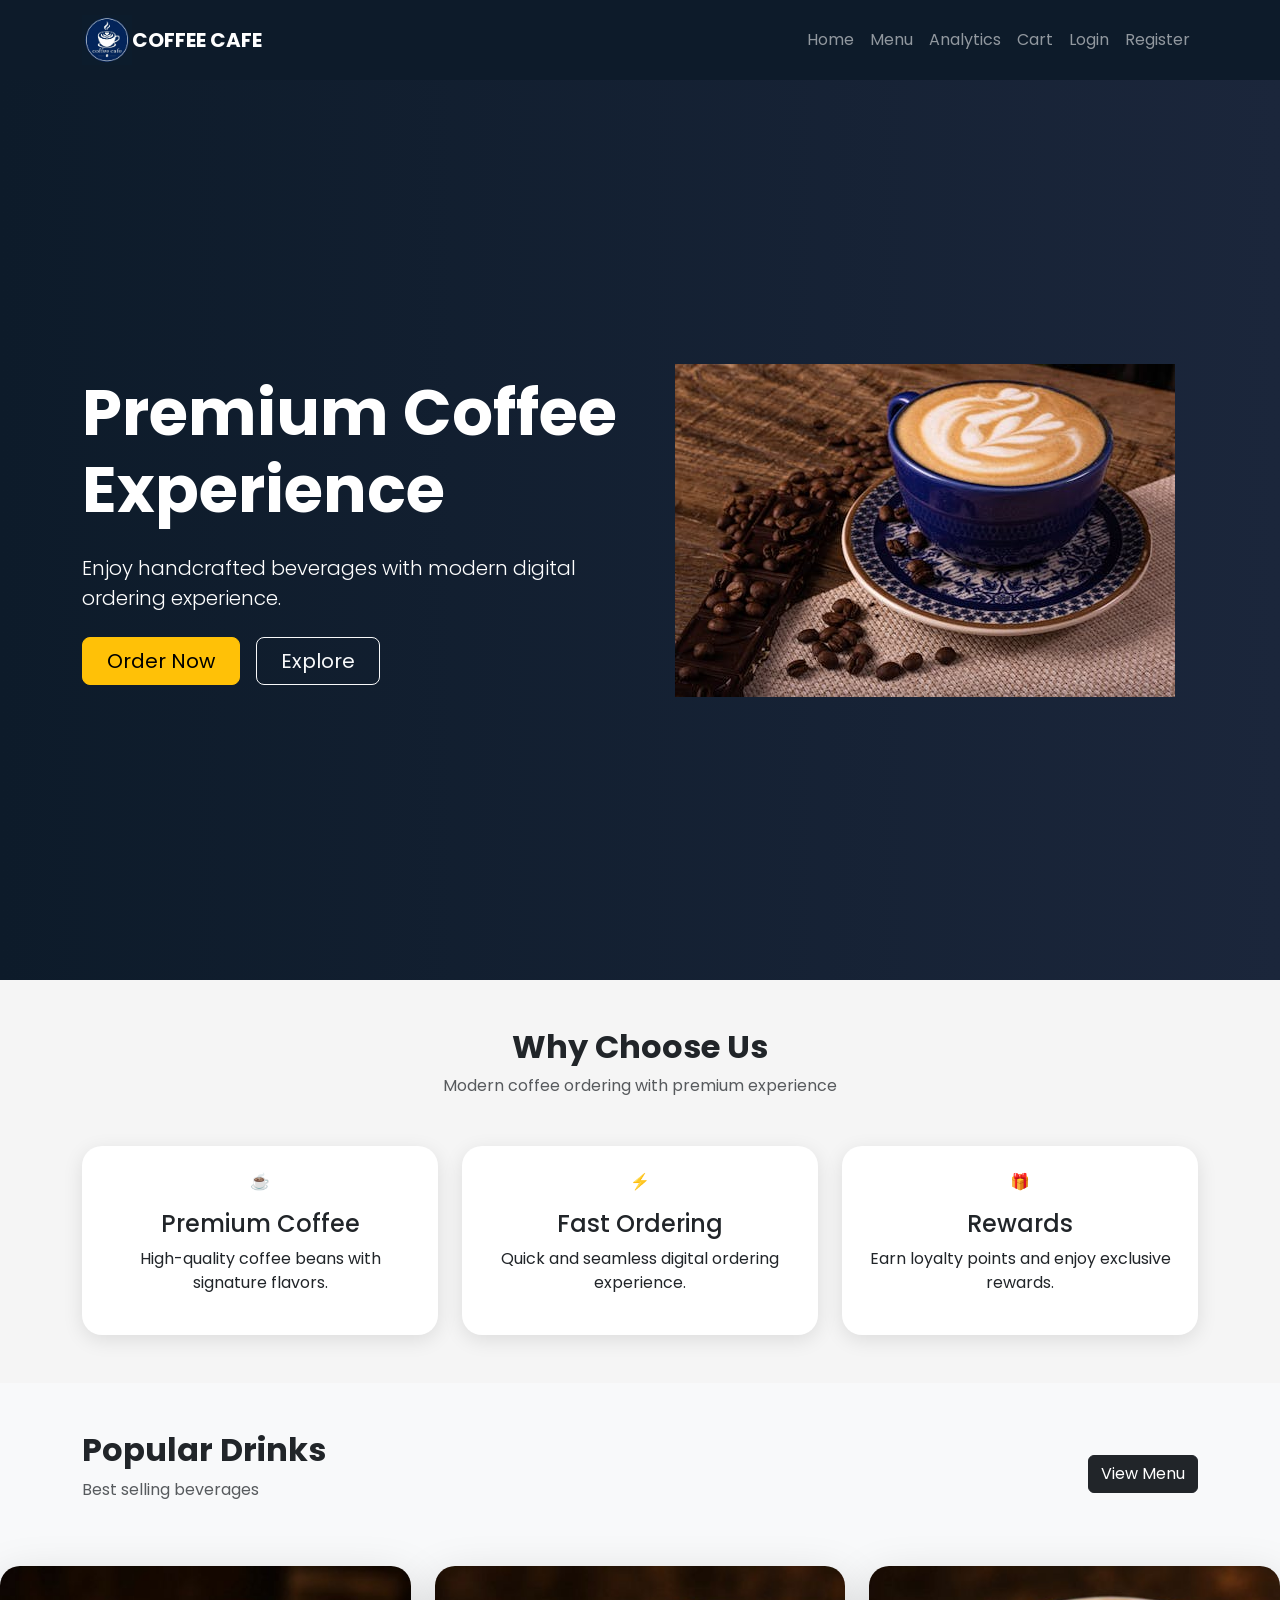
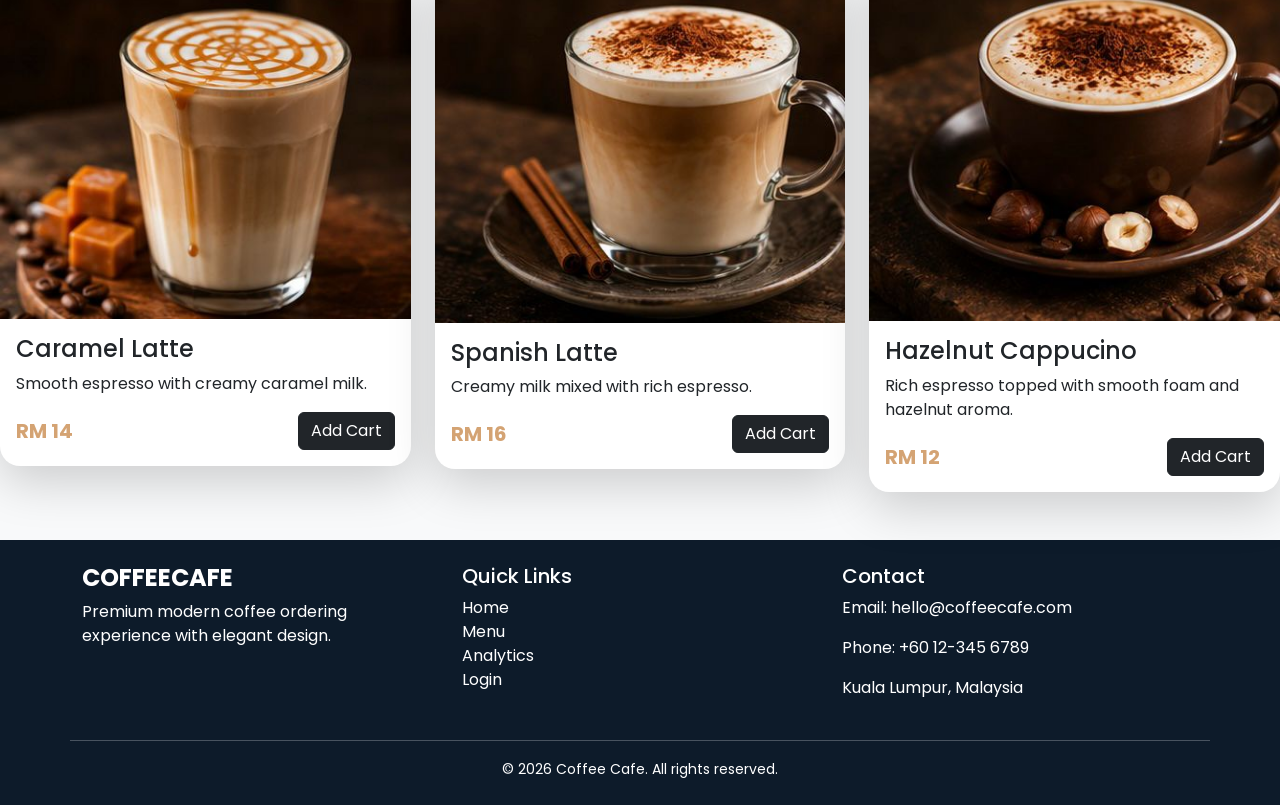
<file: index.html>
<!DOCTYPE html>
<html lang="en">
<head>
    <meta charset="UTF-8">
    <meta name="viewport" content="width=device-width, initial-scale=1.0">

    <title>COFFEE CAFE</title>

    <!-- Bootstrap -->
    <link href="https://cdn.jsdelivr.net/npm/bootstrap@5.3.3/dist/css/bootstrap.min.css" rel="stylesheet">

    <!-- CSS -->
    <link rel="stylesheet" href="./style.css">

    <!-- Google Font -->
    <link href="https://fonts.googleapis.com/css2?family=Poppins:wght@300;400;500;600;700&display=swap" rel="stylesheet">
</head>

<body>

<div id="navbar"></div>

<!-- HERO SECTION -->
<section class="hero-section">

    <div class="container">

        <div class="row align-items-center min-vh-100">

            <!-- LEFT -->
            <div class="col-lg-6 text-white">

                <h1 class="display-3 fw-bold mb-4">

                <span id="homeWelcome">Premium Coffee Experience</span>
                </h1>

                <p class="lead mb-4">
                    Enjoy handcrafted beverages with modern digital ordering experience.
                </p>

                <div class="d-flex gap-3">

                    <a href="./menu.html" class="btn btn-warning btn-lg px-4">
                        Order Now
                    </a>

                    <a href="./dashboard.html" class="btn btn-outline-light btn-lg px-4">
                        Explore
                    </a>
                </div>
            </div>

            <!-- RIGHT -->
            <div class="col-lg-6 text-center">

                <img src="./assets/banner.jpeg"
                     class="img-fluid hero-image">

            </div>

        </div

    </div>

</section>

<!-- FEATURES -->
<section class="py-5">

    <div class="container">

        <div class="text-center mb-5">

            <h2 class="fw-bold">
                Why Choose Us
            </h2>

            <p class="text-muted">
                Modern coffee ordering with premium experience
            </p>

        </div>

        <div class="row g-4">

            <!-- CARD 1 -->
            <div class="col-md-4">

                <div class="feature-card p-4 text-center h-100">

                    <div class="icon-box mb-3">
                        ☕
                    </div>

                    <h4>Premium Coffee</h4>

                    <p>
                        High-quality coffee beans with signature flavors.
                    </p>

                </div>

            </div>

            <!-- CARD 2 -->
            <div class="col-md-4">

                <div class="feature-card p-4 text-center h-100">

                    <div class="icon-box mb-3">
                        ⚡
                    </div>

                    <h4>Fast Ordering</h4>

                    <p>
                        Quick and seamless digital ordering experience.
                    </p>

                </div>

            </div>

            <!-- CARD 3 -->
            <div class="col-md-4">

                <div class="feature-card p-4 text-center h-100">

                    <div class="icon-box mb-3">
                        🎁
                    </div>

                    <h4>Rewards</h4>

                    <p>
                        Earn loyalty points and enjoy exclusive rewards.
                    </p>

                </div>

            </div>

        </div>

    </div>

</section>

<!-- POPULAR MENU -->
<section class="py-5 bg-light">

    <div class="container">

        <div class="d-flex justify-content-between align-items-center mb-5">

            <div>
                <h2 class="fw-bold">
                    Popular Drinks
                </h2>

                <p class="text-muted">
                    Best selling beverages
                </p>
            </div>

                <a href="./menu.html" class="btn btn-dark">
                    View Menu
                </a>
            </div> 
        </div>
    </div>
</div>

        <div class="row g-4">

            <!-- PRODUCT 1 -->
            <div class="col-lg-4">

                <div class="card coffee-card border-0 shadow-lg">

                    <img src="./assets/caramellatte.jpeg" class="card-img-top">

                    <div class="card-body">

                        <h4>Caramel Latte</h4>

                        <p>
                            Smooth espresso with creamy caramel milk.
                        </p>

                        <div class="d-flex justify-content-between align-items-center">

                            <span class="price">
                                RM 14
                            </span>

                            <button class="btn btn-dark" onclick="addToCart('Caramel Latte', 14)">Add Cart</button>

                        </div>
                   </div>
               </div>
          </div>

            <!-- PRODUCT 2 -->
            <div class="col-lg-4">

                <div class="card coffee-card border-0 shadow-lg">

                    <img src="./assets/spanishlatte.jpeg" class="card-img-top">

                    <div class="card-body">

                        <h4>Spanish Latte</h4>

                        <p>
                            Creamy milk mixed with rich espresso.
                        </p>

                        <div class="d-flex justify-content-between align-items-center">

                            <span class="price">
                                RM 16
                            </span>

                            <button class="btn btn-dark" onclick="addToCart('Spanish Latte', 16)">Add Cart</button>

                        </div>

                    </div>

                </div>

            </div>

            <!-- PRODUCT 3 -->
            <div class="col-lg-4">
               <div class="card coffee-card border-0 shadow-lg">
                  <img src="./assets/hazelnutcap.jpeg" class="card-img-top">
                    <div class="card-body">
                        <h4>Hazelnut Cappucino</h4>
                        <p>
                            Rich espresso topped with smooth foam and hazelnut aroma.
                        </p>
                        <div class="d-flex justify-content-between align-items-center">
                            <span class="price">
                                RM 12
                            </span>
                             <button class="btn btn-dark" onclick="addToCart('Hazelnut Cappucino', 12)">Add Cart</button>
                        </div>
                    </div>
                </div>
            </div>
</section>

<!-- FOOTER -->
<div id="footer"></div>

<!-- Bootstrap JS -->
<script src="https://cdn.jsdelivr.net/npm/bootstrap@5.3.3/dist/js/bootstrap.bundle.min.js"></script>
<script src="./app.js"></script>
<script>document.addEventListener("DOMContentLoaded", () => { const u = getCurrentUser(); const h = document.getElementById("homeWelcome"); if (u && h) h.textContent = "Welcome, " + u.name; });</script>

<div class="offcanvas offcanvas-end"
     tabindex="-1"
     id="cartSidebar">

    <div class="offcanvas-header">

        <h5 class="offcanvas-title">
            Shopping Cart
        </h5>

        <button type="button"
                class="btn-close"
                data-bs-dismiss="offcanvas">
        </button>

    </div>

    <div class="offcanvas-body">

        <p>
            Your cart items appear here.
        </p>
        <a href="./cart.html"
           class="btn btn-dark w-100">

            Open Cart

        </a>

    </div>

</div>

</body>
</html>
</file>
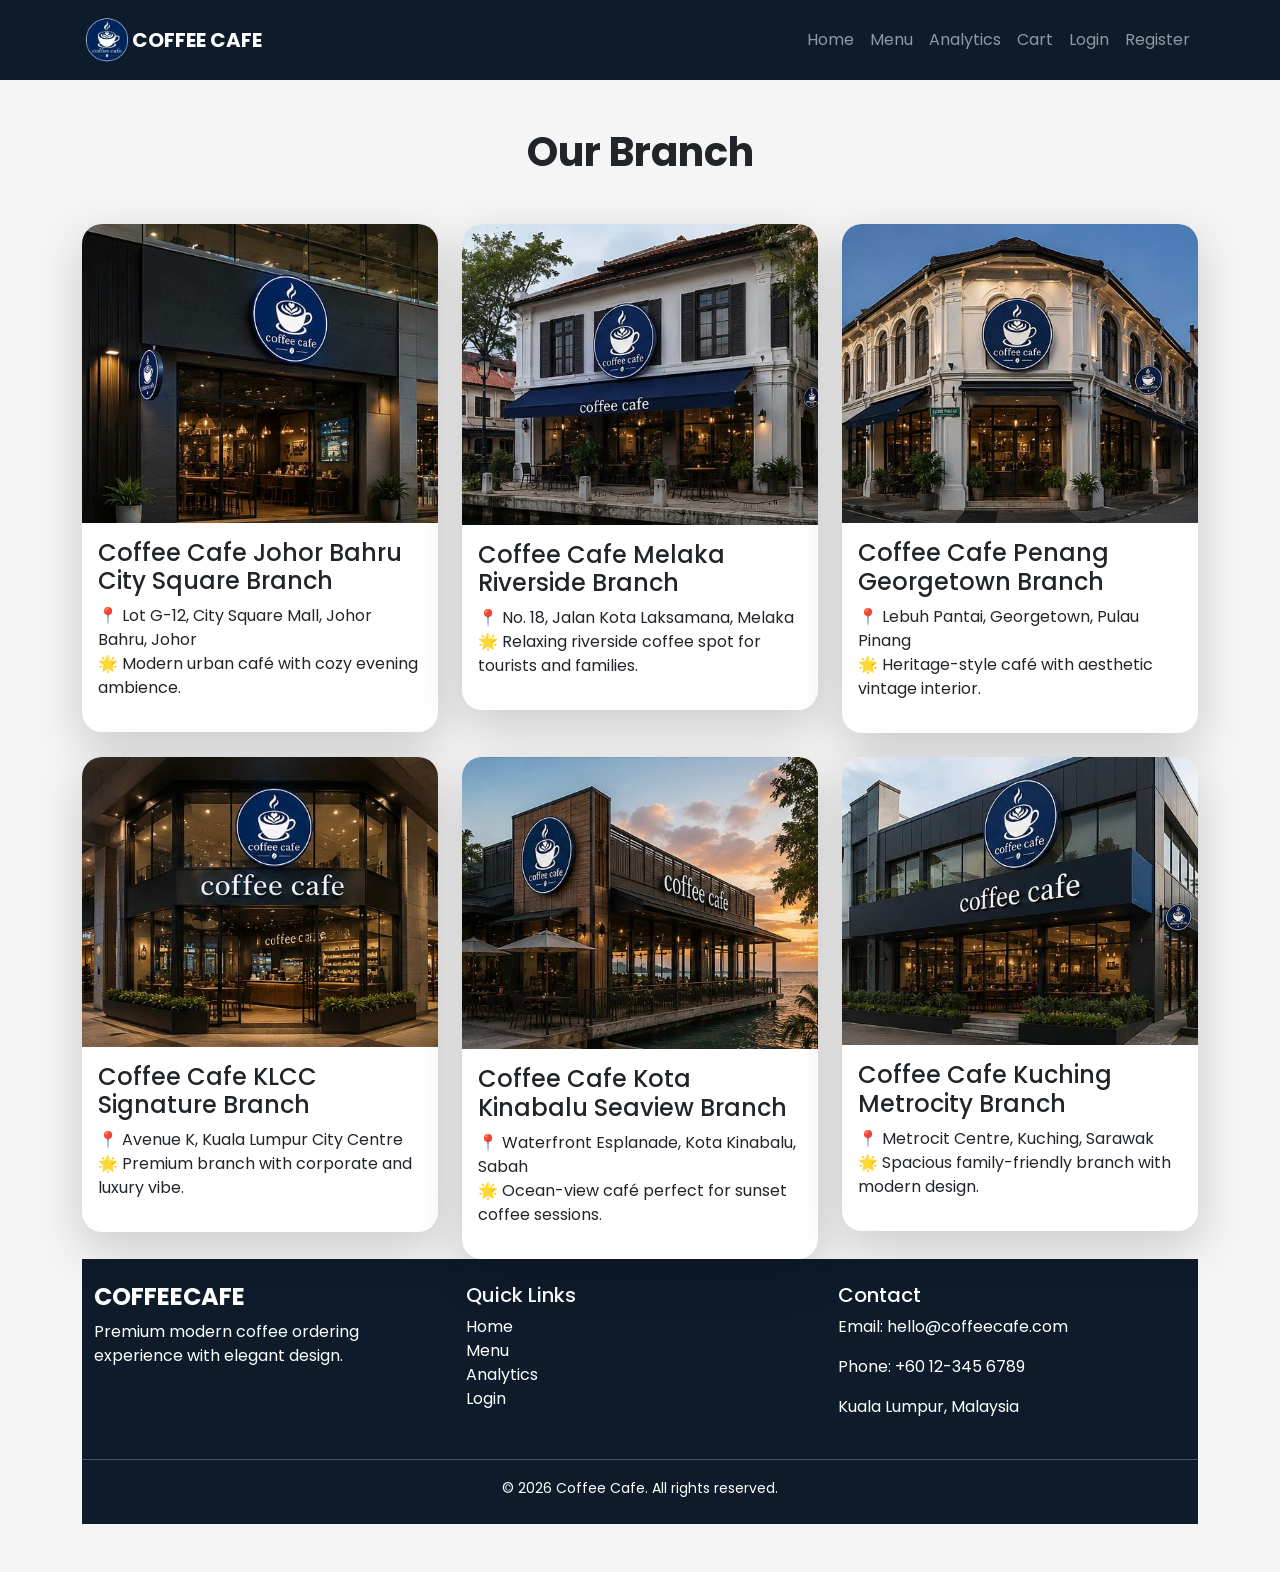
<file: branch.html>
<!DOCTYPE html>
<html>
<head>
    <title>Our Branch</title>

    <link href="https://cdn.jsdelivr.net/npm/bootstrap@5.3.3/dist/css/bootstrap.min.css" rel="stylesheet">
    <link rel="stylesheet" href="./style.css">
    <!-- Google Font -->
    <link href="https://fonts.googleapis.com/css2?family=Poppins:wght@300;400;500;600;700&display=swap" rel="stylesheet">
</head>
<body>

<div id="navbar"></div>

<div class="container py-5">

    <h1 class="mb-5 text-center fw-bold">
        Our Branch
    </h1>

    <div class="row g-4">

     <div class="col-lg-4">
            <div class="card coffee-card border-0 shadow-lg">
                <img src="./assets/branch1.jpeg" class="card-img-top">

                <div class="card-body">
                    <h4>Coffee Cafe Johor Bahru City Square Branch</h4>
                    <p>📍 Lot G-12, City Square Mall, Johor Bahru, Johor <br>
                    🌟 Modern urban café with cozy evening ambience.</p>
                </div>
            </div>
        </div>

         <div class="col-lg-4">
            <div class="card coffee-card border-0 shadow-lg">
                <img src="./assets/branch2.jpeg" class="card-img-top">

                <div class="card-body">
                    <h4>Coffee Cafe Melaka Riverside Branch</h4>
                    <p>📍 No. 18, Jalan Kota Laksamana, Melaka <br>
                       🌟 Relaxing riverside coffee spot for tourists and families.</p>
                </div>
            </div>
        </div>

         <div class="col-lg-4">
            <div class="card coffee-card border-0 shadow-lg">
                <img src="./assets/branch3.jpeg" class="card-img-top">

                <div class="card-body">
                    <h4>Coffee Cafe Penang Georgetown Branch</h4>
                    <p>📍 Lebuh Pantai, Georgetown, Pulau Pinang <br>
                       🌟 Heritage-style café with aesthetic vintage interior.</p>
                </div>
            </div>
        </div>

         <div class="col-lg-4">
            <div class="card coffee-card border-0 shadow-lg">
                <img src="./assets/branch4.jpeg" class="card-img-top">

                <div class="card-body">
                    <h4>Coffee Cafe KLCC Signature Branch</h4>
                    <p>📍 Avenue K, Kuala Lumpur City Centre <br>
                       🌟 Premium branch with corporate and luxury vibe.</p>
                </div>
            </div>
        </div>

         <div class="col-lg-4">
            <div class="card coffee-card border-0 shadow-lg">
                <img src="./assets/branch5.jpeg" class="card-img-top">

                <div class="card-body">
                    <h4>Coffee Cafe Kota Kinabalu Seaview Branch</h4>
                    <p>📍 Waterfront Esplanade, Kota Kinabalu, Sabah <br>
                       🌟 Ocean-view café perfect for sunset coffee sessions.</p>
                </div>
            </div>
        </div>

         <div class="col-lg-4">
            <div class="card coffee-card border-0 shadow-lg">
                <img src="./assets/branch6.jpeg" class="card-img-top">

                <div class="card-body">
                    <h4>Coffee Cafe Kuching Metrocity Branch</h4> 
                    <p>📍 Metrocit Centre, Kuching, Sarawak <br>
                       🌟 Spacious family-friendly branch with modern design.</p>
                </div>
            </div>
        </div>



</div>  
<div id="footer"></div>
<script src="https://cdn.jsdelivr.net/npm/bootstrap@5.3.3/dist/js/bootstrap.bundle.min.js"></script>
<script src="./app.js"></script>
</body>
</html>
</file>
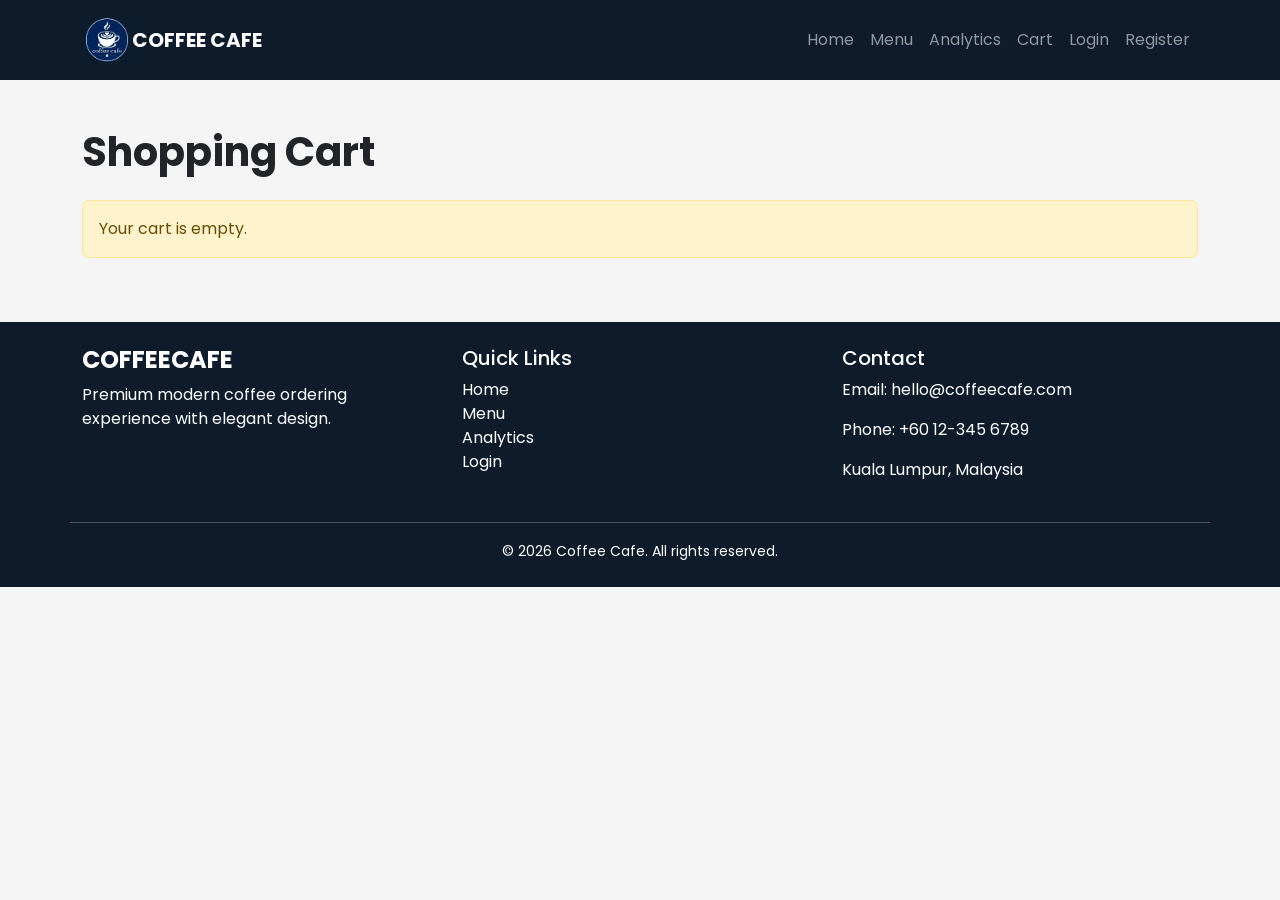
<file: cart.html>
<!DOCTYPE html>
<html lang="en">
<head>
  <meta charset="UTF-8">
  <meta name="viewport" content="width=device-width, initial-scale=1.0">
  <title>Cart</title>
  <link href="https://cdn.jsdelivr.net/npm/bootstrap@5.3.3/dist/css/bootstrap.min.css" rel="stylesheet">
  <link rel="stylesheet" href="./style.css">
  <link href="https://fonts.googleapis.com/css2?family=Poppins:wght@300;400;500;600;700&display=swap" rel="stylesheet">
  
</head>
<body>
<div id="navbar"></div>

<div class="container py-5">
  <h1 class="fw-bold mb-4">Shopping Cart</h1>
  <div id="cartContent"></div>
</div>

<div id="footer"></div>
<script src="https://cdn.jsdelivr.net/npm/bootstrap@5.3.3/dist/js/bootstrap.bundle.min.js"></script>
<script src="./app.js"></script>
<script>document.addEventListener("DOMContentLoaded", renderCartPage);</script>
</body>
</html>
</file>
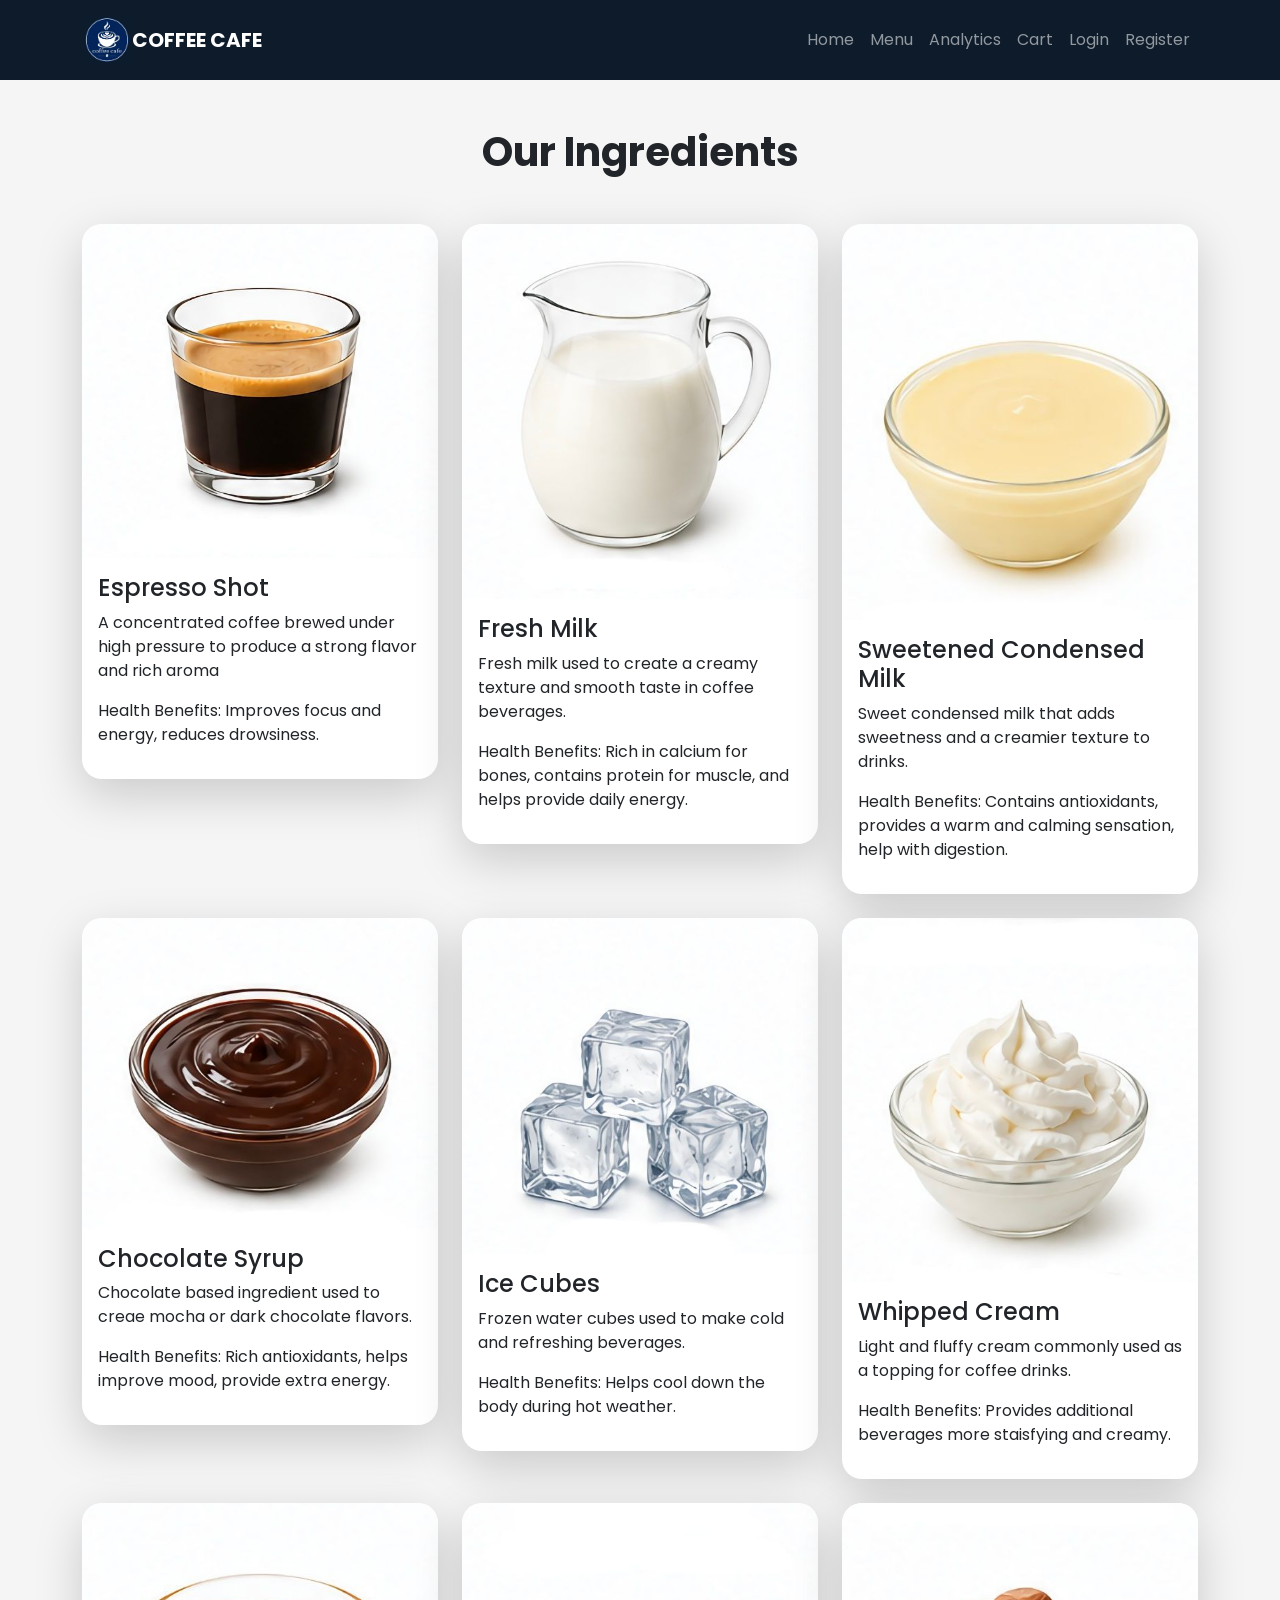
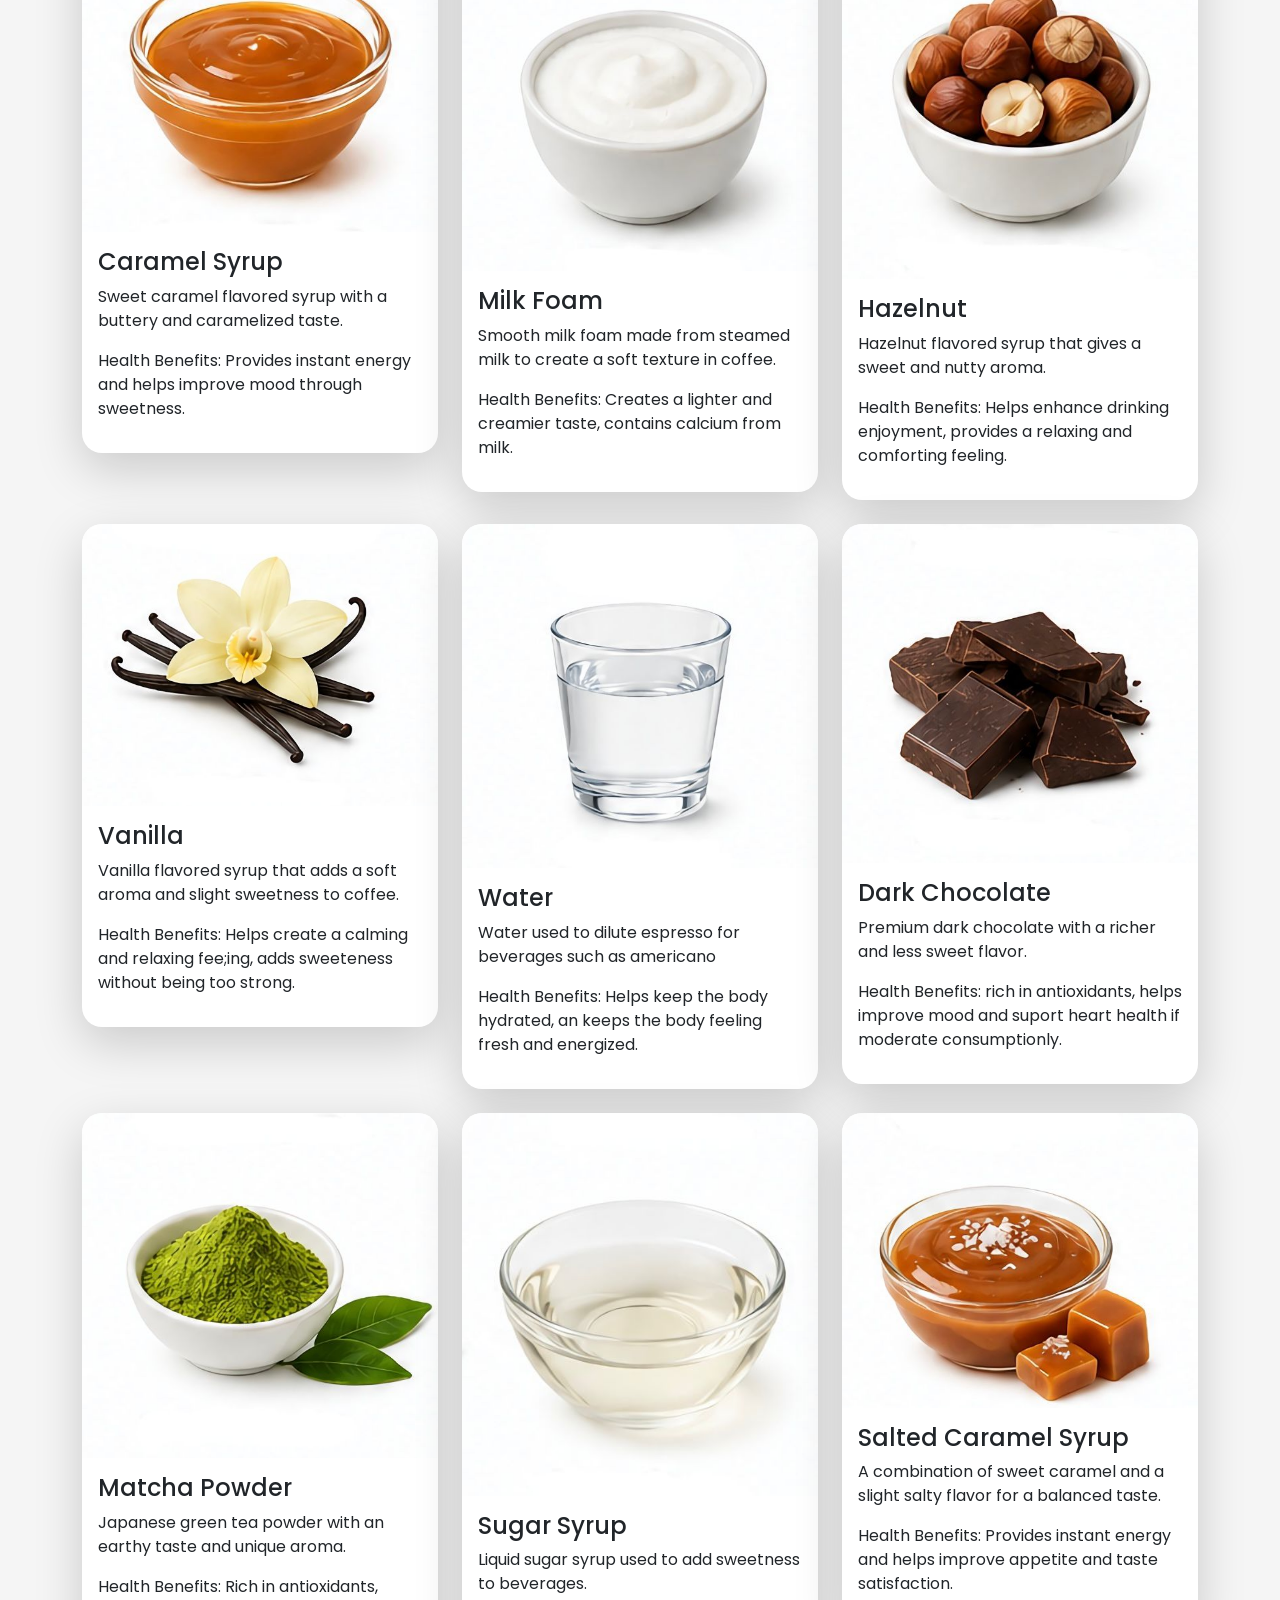
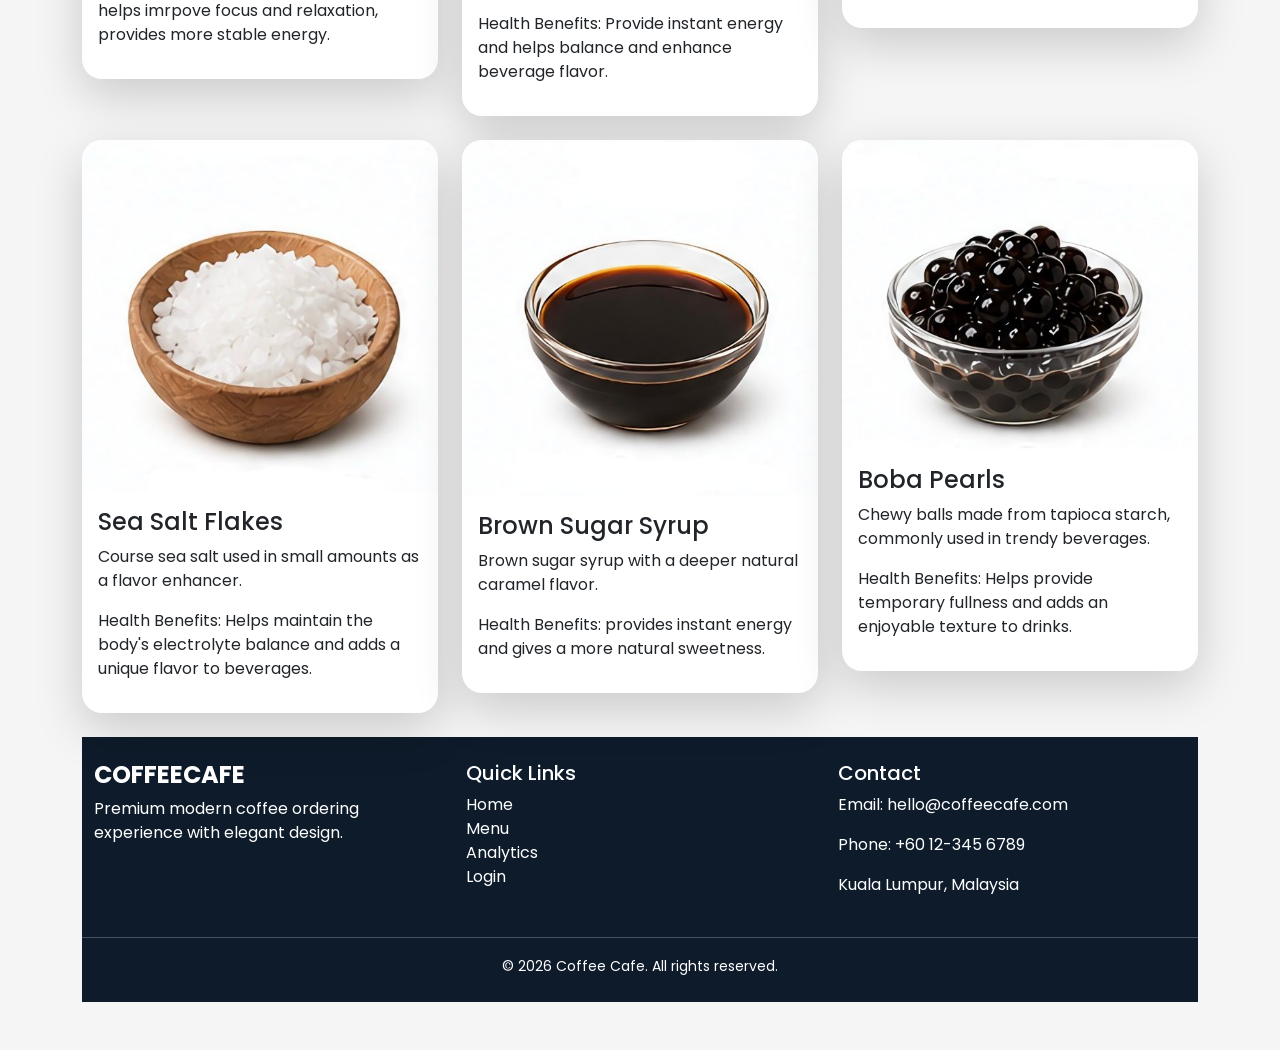
<file: catalogue.html>
<!DOCTYPE html>
<html>
<head>
    <title>Our Ingredients</title>

    <link href="https://cdn.jsdelivr.net/npm/bootstrap@5.3.3/dist/css/bootstrap.min.css" rel="stylesheet">
    <link rel="stylesheet" href="./style.css">
    <!-- Google Font -->
    <link href="https://fonts.googleapis.com/css2?family=Poppins:wght@300;400;500;600;700&display=swap" rel="stylesheet">
</head>
<body>

<div id="navbar"></div>

<div class="container py-5">

    <h1 class="mb-5 text-center fw-bold">
        Our Ingredients
    </h1>

    <div class="row g-4">

     <div class="col-lg-4">
            <div class="card coffee-card border-0 shadow-lg">
                <img src="./assets/espresso.jpeg" class="card-img-top">

                <div class="card-body">
                    <h4>Espresso Shot</h4>
                    <p>A concentrated coffee brewed under high pressure to produce a strong flavor and rich aroma</p>
                    <p> Health Benefits: Improves focus and energy, reduces drowsiness.</p>
                </div>
            </div>
        </div>

        <div class="col-lg-4">
            <div class="card coffee-card border-0 shadow-lg">
                <img src="./assets/milk.jpeg" class="card-img-top">

                <div class="card-body">
                    <h4>Fresh Milk</h4>
                    <p>Fresh milk used to create a creamy texture and smooth taste in coffee beverages.</p>
                    <p> Health Benefits: Rich in calcium for bones, contains protein for muscle, and helps provide daily energy.</p>
                </div>
            </div>
        </div>

<div class="col-lg-4">
            <div class="card coffee-card border-0 shadow-lg">
                <img src="./assets/sweetmilk.jpeg" class="card-img-top">

                <div class="card-body">
                    <h4>Sweetened Condensed Milk</h4>
                    <p>Sweet condensed milk that adds sweetness and a creamier texture to drinks.</p>
                    <p>Health Benefits: Contains antioxidants, provides a warm and calming sensation, help with digestion.</p>
                </div>
            </div>
        </div>

<div class="col-lg-4">
            <div class="card coffee-card border-0 shadow-lg">
                <img src="./assets/chocsyrup.jpeg" class="card-img-top">

                <div class="card-body">
                    <h4>Chocolate Syrup</h4>
                    <p>Chocolate based ingredient used to creae mocha or dark chocolate flavors.</p>
                     <p>Health Benefits: Rich antioxidants, helps improve mood, provide extra energy.</p>
                </div>
            </div>
        </div>

        <div class="col-lg-4">
            <div class="card coffee-card border-0 shadow-lg">
                <img src="./assets/ice.jpeg" class="card-img-top">

                <div class="card-body">
                    <h4>Ice Cubes</h4>
                    <p>Frozen water cubes used to make cold and refreshing beverages.</p>
                     <p>Health Benefits: Helps cool down the body during hot weather.</p>
                </div>
            </div>
        </div>

        <div class="col-lg-4">
            <div class="card coffee-card border-0 shadow-lg">
                <img src="./assets/whipcream.jpeg" class="card-img-top">

                <div class="card-body">
                    <h4>Whipped Cream</h4>
                    <p> Light and fluffy cream commonly used as a topping for coffee drinks.</p>
                     <p>Health Benefits: Provides additional beverages more staisfying and creamy.</p>
                </div>
            </div>
        </div>

        <div class="col-lg-4">
            <div class="card coffee-card border-0 shadow-lg">
                <img src="./assets/caramelsyrup.jpeg" class="card-img-top">

                <div class="card-body">
                    <h4>Caramel Syrup</h4>
                    <p>Sweet caramel flavored syrup with a buttery and caramelized taste.</p>
                     <p>Health Benefits: Provides instant energy and helps improve mood through sweetness.</p>
                </div>
            </div>
        </div>

        <div class="col-lg-4">
            <div class="card coffee-card border-0 shadow-lg">
                <img src="./assets/milkfoam.jpeg" class="card-img-top">

                <div class="card-body">
                    <h4>Milk Foam</h4>
                    <p>Smooth milk foam made from steamed milk to create a soft texture in coffee.</p>
                     <p>Health Benefits: Creates a lighter and creamier taste, contains calcium from milk.</p>
                </div>
            </div>
        </div>

        <div class="col-lg-4">
            <div class="card coffee-card border-0 shadow-lg">
                <img src="./assets/hazelnut.jpeg" class="card-img-top">

                <div class="card-body">
                    <h4>Hazelnut</h4>
                    <p>Hazelnut flavored syrup that gives a sweet and nutty aroma.</p>
                     <p>Health Benefits: Helps enhance drinking enjoyment, provides a relaxing and comforting feeling.</p>
                </div>
            </div>
        </div>

        <div class="col-lg-4">
            <div class="card coffee-card border-0 shadow-lg">
                <img src="./assets/vanilla.jpeg" class="card-img-top">

                <div class="card-body">
                    <h4>Vanilla</h4>
                    <p>Vanilla flavored syrup that adds a soft aroma and slight sweetness to coffee.</p>
                     <p>Health Benefits: Helps create a calming and relaxing fee;ing, adds sweeteness without being too strong.</p>
                </div>
            </div>
        </div>

        <div class="col-lg-4">
            <div class="card coffee-card border-0 shadow-lg">
                <img src="./assets/water.jpeg" class="card-img-top">

                <div class="card-body">
                    <h4>Water</h4>
                    <p>Water used to dilute espresso for beverages such as americano</p>
                     <p>Health Benefits: Helps keep the body hydrated, an keeps the body feeling fresh and energized.</p>
                </div>
            </div>
        </div>

        <div class="col-lg-4">
            <div class="card coffee-card border-0 shadow-lg">
                <img src="./assets/darkchoco.jpeg" class="card-img-top">

                <div class="card-body">
                    <h4>Dark Chocolate</h4>
                    <p>Premium dark chocolate with a richer and less sweet flavor.</p>
                     <p>Health Benefits: rich in antioxidants, helps improve mood and suport heart health if moderate consumptionly.</p>
                </div>
            </div>
        </div>
     

<div class="col-lg-4">
            <div class="card coffee-card border-0 shadow-lg">
                <img src="./assets/matcha.jpeg" class="card-img-top">

                <div class="card-body">
                    <h4>Matcha Powder</h4>
                    <p>Japanese green tea powder with an earthy taste and unique aroma.</p>
                     <p>Health Benefits: Rich in antioxidants, helps imrpove focus and relaxation, provides more stable energy.</p>
                </div>
            </div>
        </div>

<div class="col-lg-4">
            <div class="card coffee-card border-0 shadow-lg">
                <img src="./assets/sugarsyrup.jpeg" class="card-img-top">

                <div class="card-body">
                    <h4>Sugar Syrup</h4>
                    <p>Liquid sugar syrup used to add sweetness to beverages.</p>
                     <p>Health Benefits: Provide instant energy and helps balance and enhance beverage flavor.</p>
                </div>
            </div>
        </div>

        <div class="col-lg-4">
            <div class="card coffee-card border-0 shadow-lg">
                <img src="./assets/saltcaramelsyrup.jpeg" class="card-img-top">

                <div class="card-body">
                    <h4>Salted Caramel Syrup</h4>
                    <p>A combination of sweet caramel and a slight salty flavor for a balanced taste.</p>
                     <p>Health Benefits: Provides instant energy and helps improve appetite and taste satisfaction.</p>
                </div>
            </div>
        </div>

        <div class="col-lg-4">
            <div class="card coffee-card border-0 shadow-lg">
                <img src="./assets/seasalt.jpeg" class="card-img-top">

                <div class="card-body">
                    <h4>Sea Salt Flakes</h4>
                    <p>Course sea salt used in small amounts as a flavor enhancer.</p>
                     <p>Health Benefits: Helps maintain the body's electrolyte balance and adds a unique flavor to beverages.</p>
                </div>
            </div>
        </div>

        <div class="col-lg-4">
            <div class="card coffee-card border-0 shadow-lg">
                <img src="./assets/brownsug.jpeg" class="card-img-top">

                <div class="card-body">
                    <h4>Brown Sugar Syrup</h4>
                    <p>Brown sugar syrup with a deeper natural caramel flavor.</p>
                     <p>Health Benefits: provides instant energy and gives a more natural sweetness.</p>
                </div>
            </div>
        </div>

        <div class="col-lg-4">
            <div class="card coffee-card border-0 shadow-lg">
                <img src="./assets/boba.jpeg" class="card-img-top">

                <div class="card-body">
                    <h4>Boba Pearls</h4>
                    <p>Chewy balls made from tapioca starch, commonly used in trendy beverages.</p>
                     <p>Health Benefits: Helps provide temporary fullness and adds an enjoyable texture to drinks.</p>
                </div>
            </div>
        </div>

<div id="footer"></div>
<script src="https://cdn.jsdelivr.net/npm/bootstrap@5.3.3/dist/js/bootstrap.bundle.min.js"></script>
<script src="./app.js"></script>
</body>
</html>
</file>
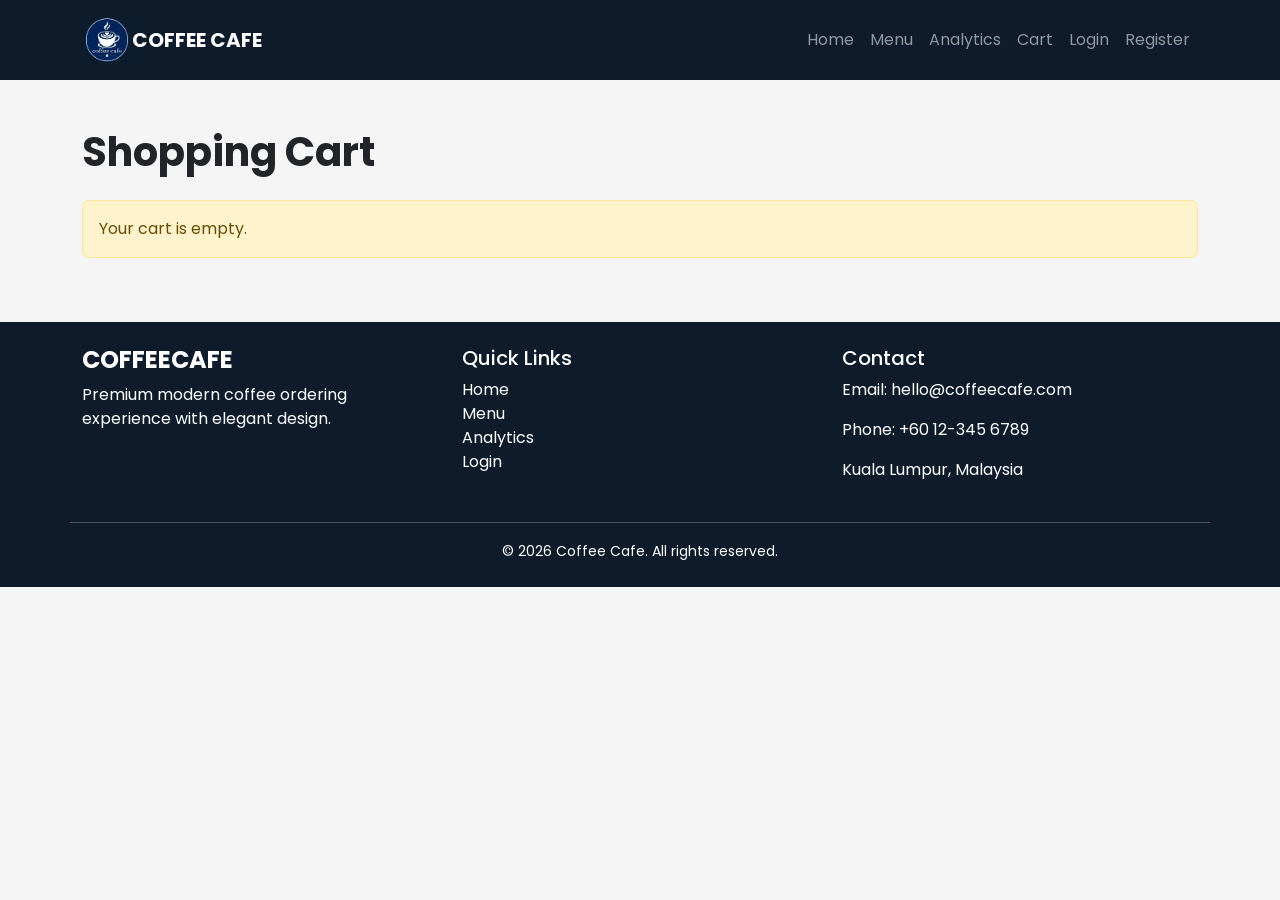
<file: checkout.html>
<!DOCTYPE html>
<html lang="en">
<head>
  <meta charset="UTF-8">
  <meta name="viewport" content="width=device-width, initial-scale=1.0">
  <title>Checkout</title>
  <link href="https://cdn.jsdelivr.net/npm/bootstrap@5.3.3/dist/css/bootstrap.min.css" rel="stylesheet">
  <link rel="stylesheet" href="./style.css">
  <link href="https://fonts.googleapis.com/css2?family=Poppins:wght@300;400;500;600;700&display=swap" rel="stylesheet">
  
</head>
<body>
<div id="navbar"></div>

<div class="container py-5">
  <h1 class="fw-bold mb-4">Checkout</h1>
  <div class="row">
    <div class="col-lg-7">
      <div class="card border-0 shadow-lg p-4">
        <form onsubmit="placeOrder(event)">
          <div class="mb-3">
            <label class="form-label">Full Name</label>
            <input type="text" class="form-control" name="name" required>
          </div>
          <div class="mb-3">
            <label class="form-label">Phone Number</label>
            <input type="text" class="form-control" name="phone" required>
          </div>
          <div class="mb-3">
            <label class="form-label">Delivery Address</label>
            <textarea class="form-control" rows="4" name="address" required></textarea>
          </div>
          <button class="btn btn-dark w-100 py-3">Place Order</button>
        </form>
      </div>
    </div>
    <div class="col-lg-5">
      <div class="card border-0 shadow-lg p-4">
        <h3 class="mb-4">Order Summary</h3>
        <div id="orderSummary"></div>
      </div>
    </div>
  </div>
</div>

<div id="footer"></div>
<script src="https://cdn.jsdelivr.net/npm/bootstrap@5.3.3/dist/js/bootstrap.bundle.min.js"></script>
<script src="./app.js"></script>
<script>document.addEventListener("DOMContentLoaded", renderCheckoutPage);</script>
</body>
</html>
</file>
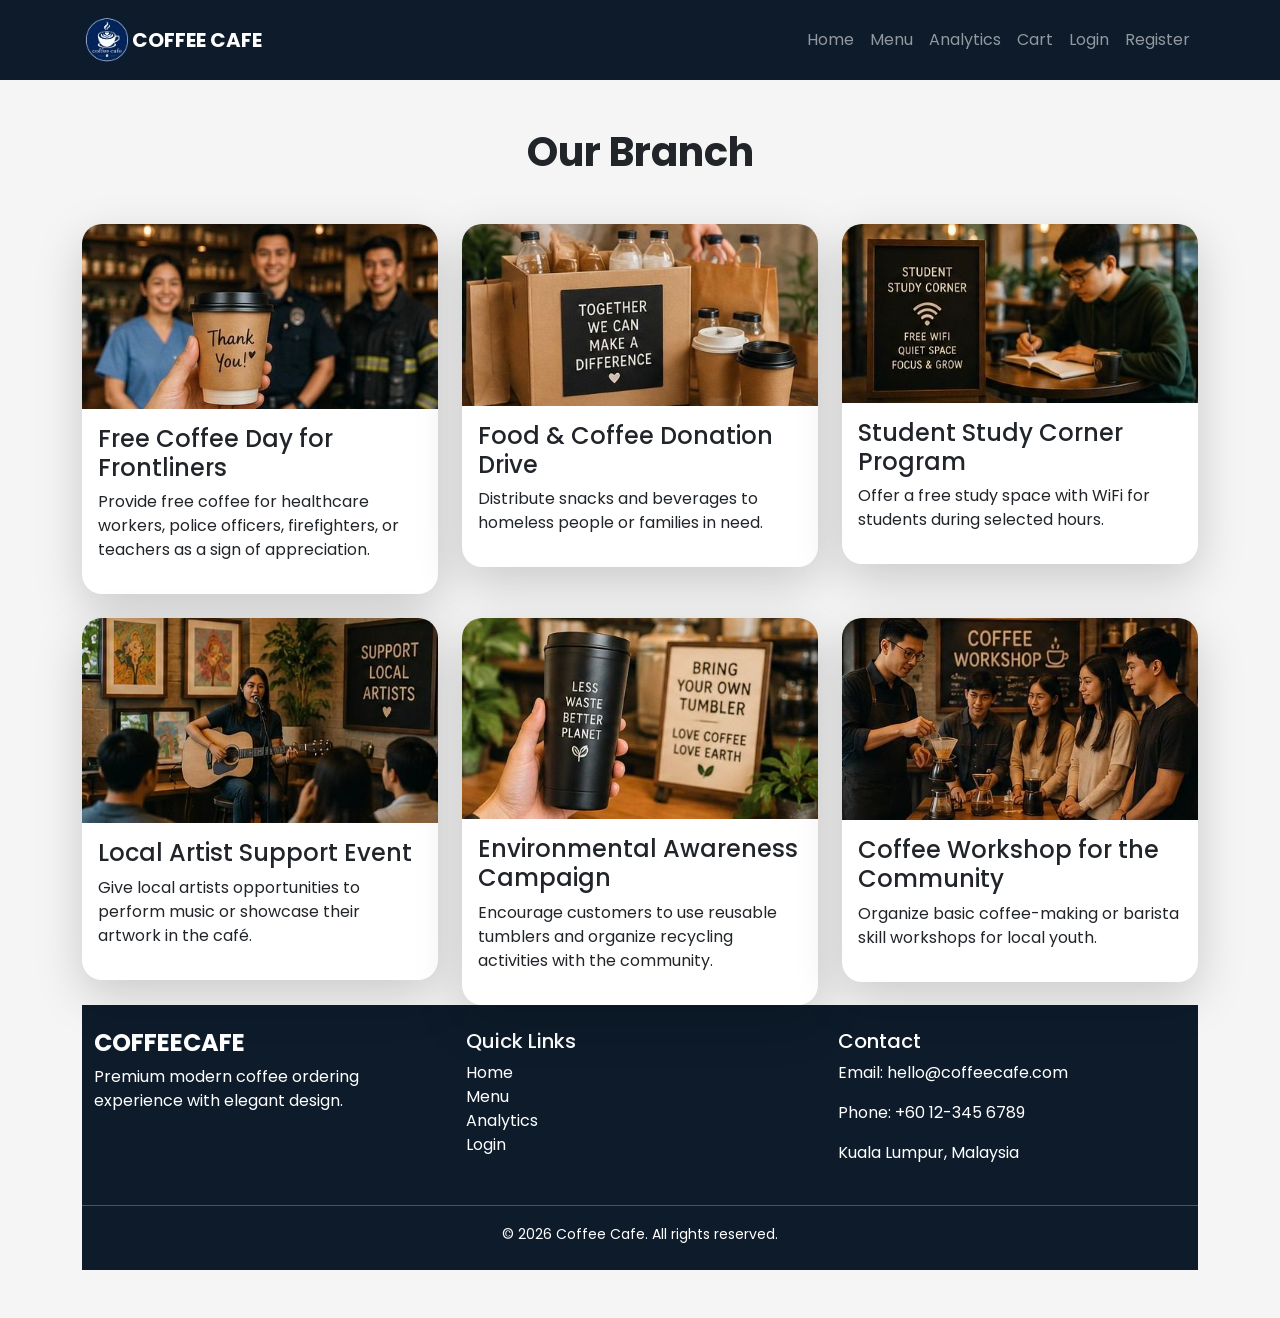
<file: community.html>
<!DOCTYPE html>
<html>
<head>
    <title>Our Community</title>

    <link href="https://cdn.jsdelivr.net/npm/bootstrap@5.3.3/dist/css/bootstrap.min.css" rel="stylesheet">
    <link rel="stylesheet" href="./style.css">
    <!-- Google Font -->
    <link href="https://fonts.googleapis.com/css2?family=Poppins:wght@300;400;500;600;700&display=swap" rel="stylesheet">
</head>
<body>

<div id="navbar"></div>

<div class="container py-5">

    <h1 class="mb-5 text-center fw-bold">
        Our Branch
    </h1>

    <div class="row g-4">

     <div class="col-lg-4">
            <div class="card coffee-card border-0 shadow-lg">
                <img src="./assets/comm1.jpeg" class="card-img-top">

                <div class="card-body">
                    <h4>Free Coffee Day for Frontliners</h4>
                    <p>Provide free coffee for healthcare workers, police officers, firefighters, or teachers as a sign of appreciation.</p>
                </div>
            </div>
        </div>

        <div class="col-lg-4">
            <div class="card coffee-card border-0 shadow-lg">
                <img src="./assets/comm2.jpeg" class="card-img-top">

                <div class="card-body">
                    <h4>Food & Coffee Donation Drive</h4>
                    <p>Distribute snacks and beverages to homeless people or families in need.</p>
                </div>
            </div>
        </div>

<div class="col-lg-4">
            <div class="card coffee-card border-0 shadow-lg">
                <img src="./assets/comm3.jpeg" class="card-img-top">

                <div class="card-body">
                    <h4>Student Study Corner Program</h4>
                    <p>Offer a free study space with WiFi for students during selected hours.</p>
                </div>
            </div>
        </div>

<div class="col-lg-4">
            <div class="card coffee-card border-0 shadow-lg">
                <img src="./assets/comm4.jpeg" class="card-img-top">

                <div class="card-body">
                    <h4>Local Artist Support Event</h4>
                    <p>Give local artists opportunities to perform music or showcase their artwork in the café.</p>
                </div>
            </div>
        </div>

        <div class="col-lg-4">
            <div class="card coffee-card border-0 shadow-lg">
                <img src="./assets/comm5.jpeg" class="card-img-top">

                <div class="card-body">
                    <h4>Environmental Awareness Campaign</h4>
                    <p>Encourage customers to use reusable tumblers and organize recycling activities with the community.</p>
                </div>
            </div>
        </div>
        <div class="col-lg-4">
            <div class="card coffee-card border-0 shadow-lg">
                <img src="./assets/comm6.jpeg" class="card-img-top">

                <div class="card-body">
                    <h4>Coffee Workshop for the Community</h4>
                    <p>Organize basic coffee-making or barista skill workshops for local youth.</p>
                </div>
            </div>
        </div>



</div>  
<div id="footer"></div>
<script src="https://cdn.jsdelivr.net/npm/bootstrap@5.3.3/dist/js/bootstrap.bundle.min.js"></script>
<script src="./app.js"></script>
</body>
</html>
</file>
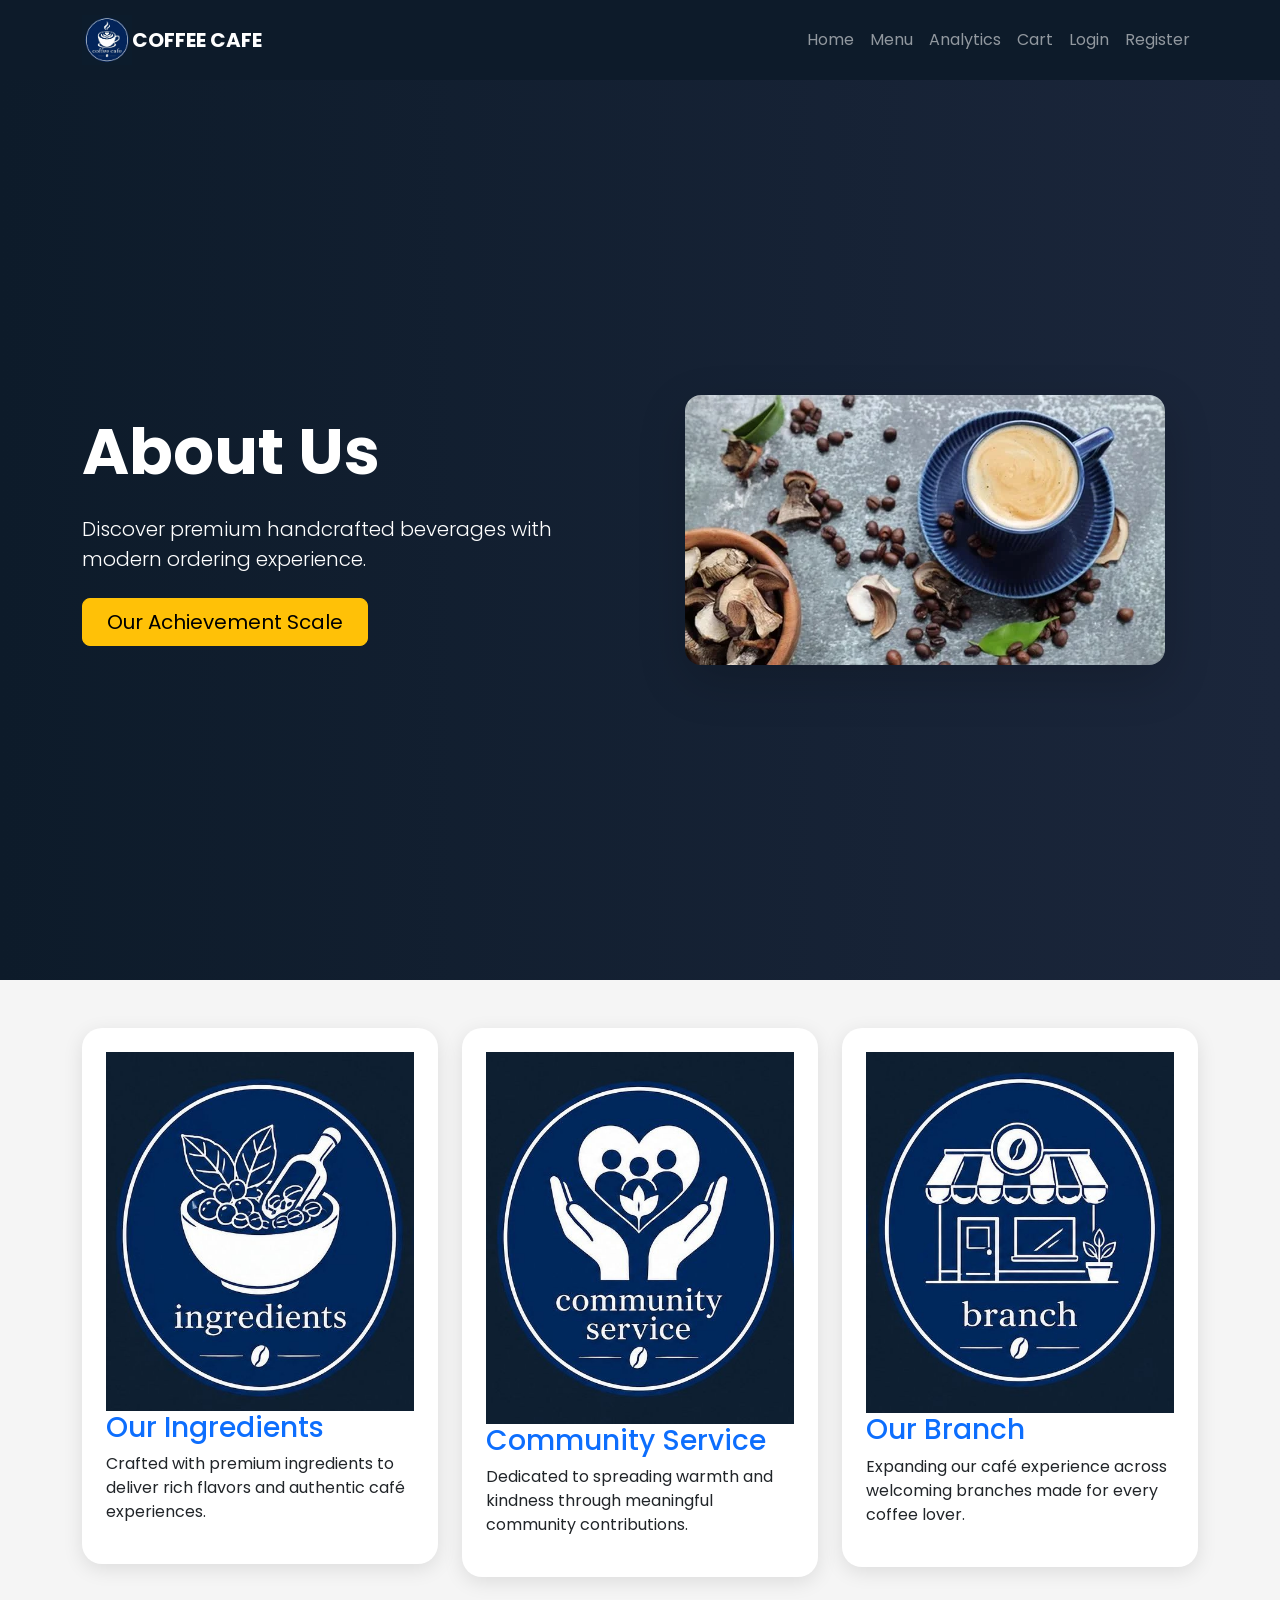
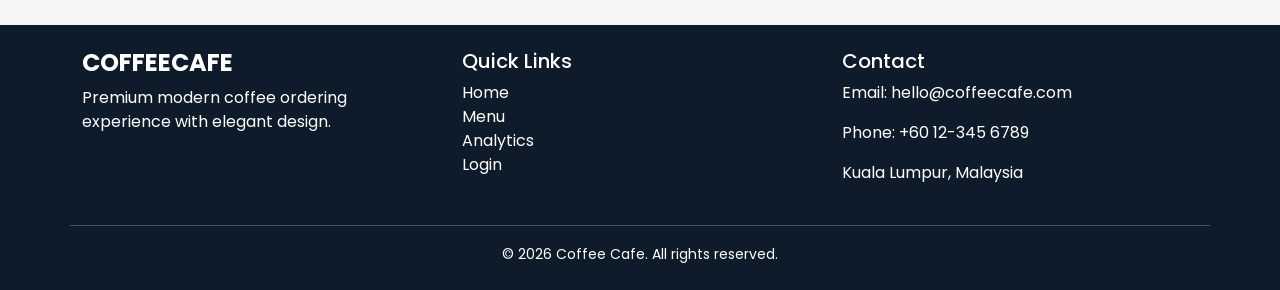
<file: dashboard.html>
<!DOCTYPE html>
<html>
<head>
    <title>Coffee Cafe</title>

    <link href="https://cdn.jsdelivr.net/npm/bootstrap@5.3.3/dist/css/bootstrap.min.css" rel="stylesheet">
    <link rel="stylesheet" href="./style.css">
    <!-- Google Font -->
    <link href="https://fonts.googleapis.com/css2?family=Poppins:wght@300;400;500;600;700&display=swap" rel="stylesheet">
</head>
<body>

<div id="navbar"></div>

<section class="heroin-section d-flex align-items-center">
    <div class="container text-white">
        <div class="row align-items-center min-vh-100">

            <div class="col-lg-6">
                <h1 class="display-3 fw-bold mb-4">
                    About Us
                </h1>

                <p class="lead mb-4">
                    Discover premium handcrafted beverages with modern ordering experience.
                </p>

                <a href="./analytics.html" class="btn btn-warning btn-lg px-4">
                    Our Achievement Scale
                </a>
            </div>

            <div class="col-lg-6 text-center">
                <img src="./assets/coffee3.jpg" class="img-fluid rounded-4 shadow-lg">
            </div>

        </div>
    </div>
</section>
<section class="container py-5">
<div class="row g-4">

        <div class="col-md-4">
            <div class="feature-card p-4">
                <img src="./assets/ingredients.jpeg" class="card-img-top">

                <a href="./catalogue.html"
                   class="text-decoration-none fw-bold">
                 </li>
                    <h3>Our Ingredients</h3>  
                </a>
                    <p>Crafted with premium ingredients to deliver rich flavors and authentic café experiences.</p> 
            </div>
        </div>


        <div class="col-md-4">
            <div class="feature-card p-4">
                <img src="./assets/community.jpeg" class="card-img-top">

            <a href= "community.html"
              class="text-decoration-none fw-bold">
            </li>
                <h3>Community Service</h3>
            </a>
                <p>Dedicated to spreading warmth and kindness through meaningful community contributions.</p>
            </div>
        </div>


        <div class="col-md-4">
            <div class="feature-card p-4">
                <img src="./assets/branch.jpeg" class="card-img-top">
               <a href= "branch.html"
              class="text-decoration-none fw-bold">
            </li>
                <h3>Our Branch</h3>
            </a>
                <p>Expanding our café experience across welcoming branches made for every coffee lover.</p>
            </div>
        </div>
</section>

<script src="https://cdn.jsdelivr.net/npm/bootstrap@5.3.3/dist/js/bootstrap.bundle.min.js"></script>
<div id="footer"></div>
<script src="https://cdn.jsdelivr.net/npm/bootstrap@5.3.3/dist/js/bootstrap.bundle.min.js"></script>
<script src="./app.js"></script>
</body>
</html>
</file>
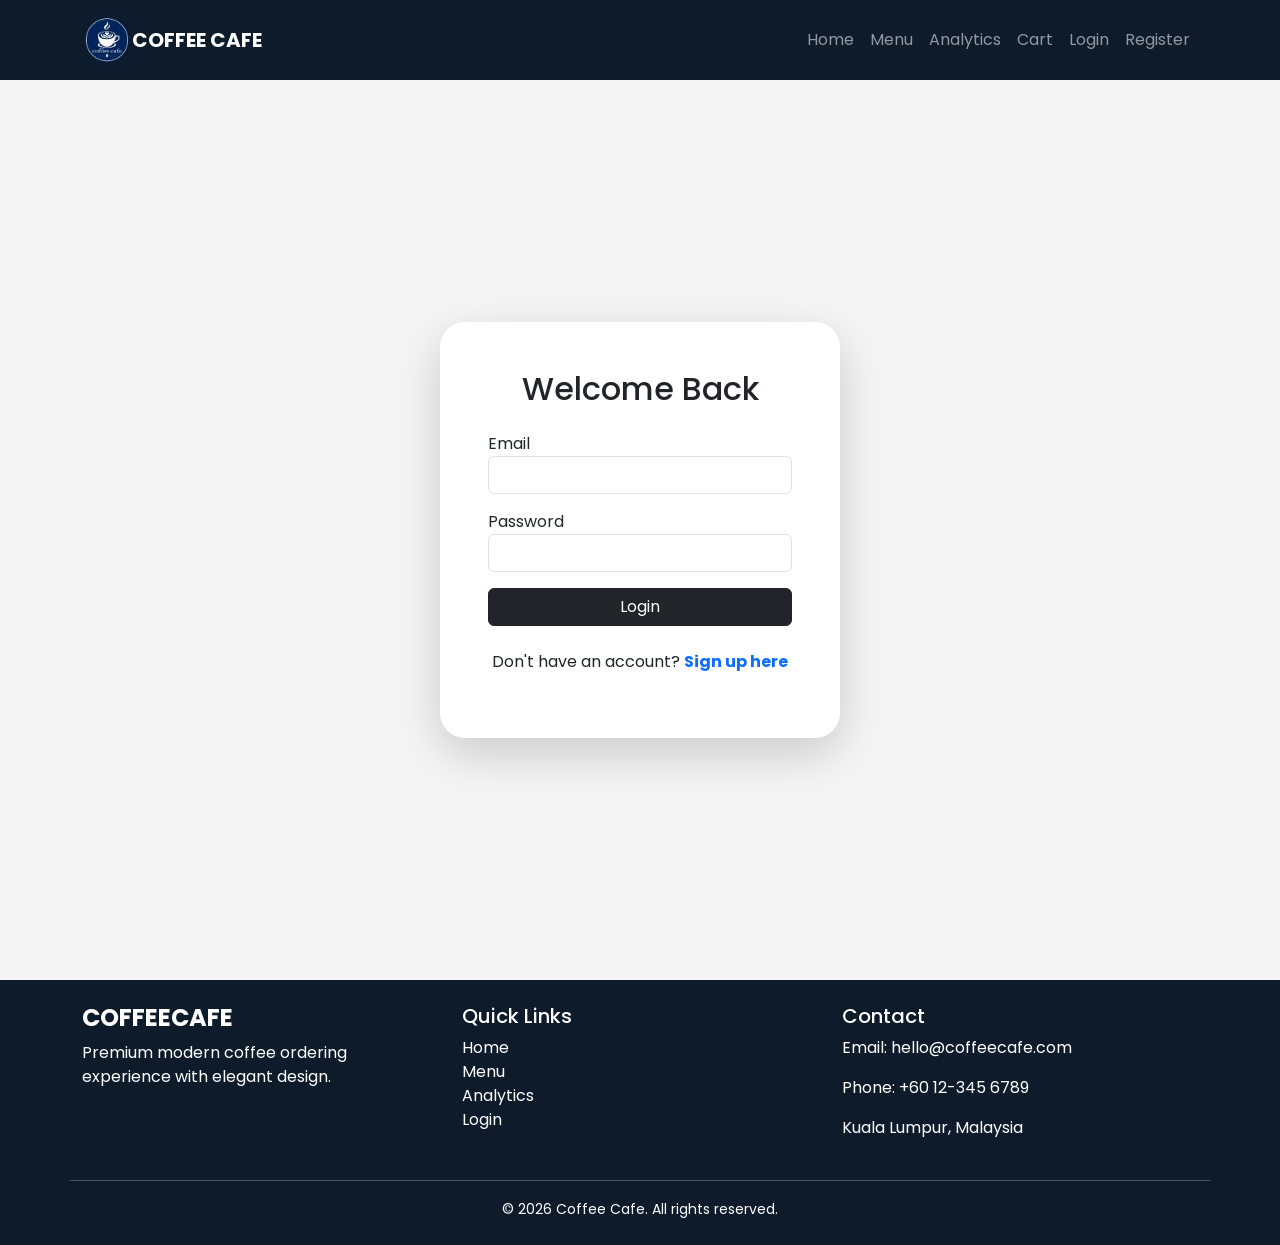
<file: login.html>
<!DOCTYPE html>
<html lang="en">
<head>
  <meta charset="UTF-8">
  <meta name="viewport" content="width=device-width, initial-scale=1.0">
  <title>Login</title>
  <link href="https://cdn.jsdelivr.net/npm/bootstrap@5.3.3/dist/css/bootstrap.min.css" rel="stylesheet">
  <link rel="stylesheet" href="./style.css">
  <link href="https://fonts.googleapis.com/css2?family=Poppins:wght@300;400;500;600;700&display=swap" rel="stylesheet">
  
</head>
<body>
<div id="navbar"></div>

<div class="container vh-100 d-flex justify-content-center align-items-center">
  <div class="card p-5 shadow-lg border-0" style="width: 400px; border-radius: 25px;">
    <h2 class="text-center mb-4">Welcome Back</h2>
    <div id="loginMessage"></div>
    <form onsubmit="loginUser(event)">
      <div class="mb-3">
        <label>Email</label>
        <input type="email" name="email" class="form-control" required>
      </div>
      <div class="mb-3">
        <label>Password</label>
        <input type="password" name="password" class="form-control" required>
      </div>
      <button class="btn btn-dark w-100">Login</button>
      <div class="text-center mt-4">
        <p>Don't have an account?
          <a href="./register.html" class="text-decoration-none fw-bold">Sign up here</a>
        </p>
      </div>
    </form>
  </div>
</div>

<div id="footer"></div>
<script src="https://cdn.jsdelivr.net/npm/bootstrap@5.3.3/dist/js/bootstrap.bundle.min.js"></script>
<script src="./app.js"></script>

</body>
</html>
</file>
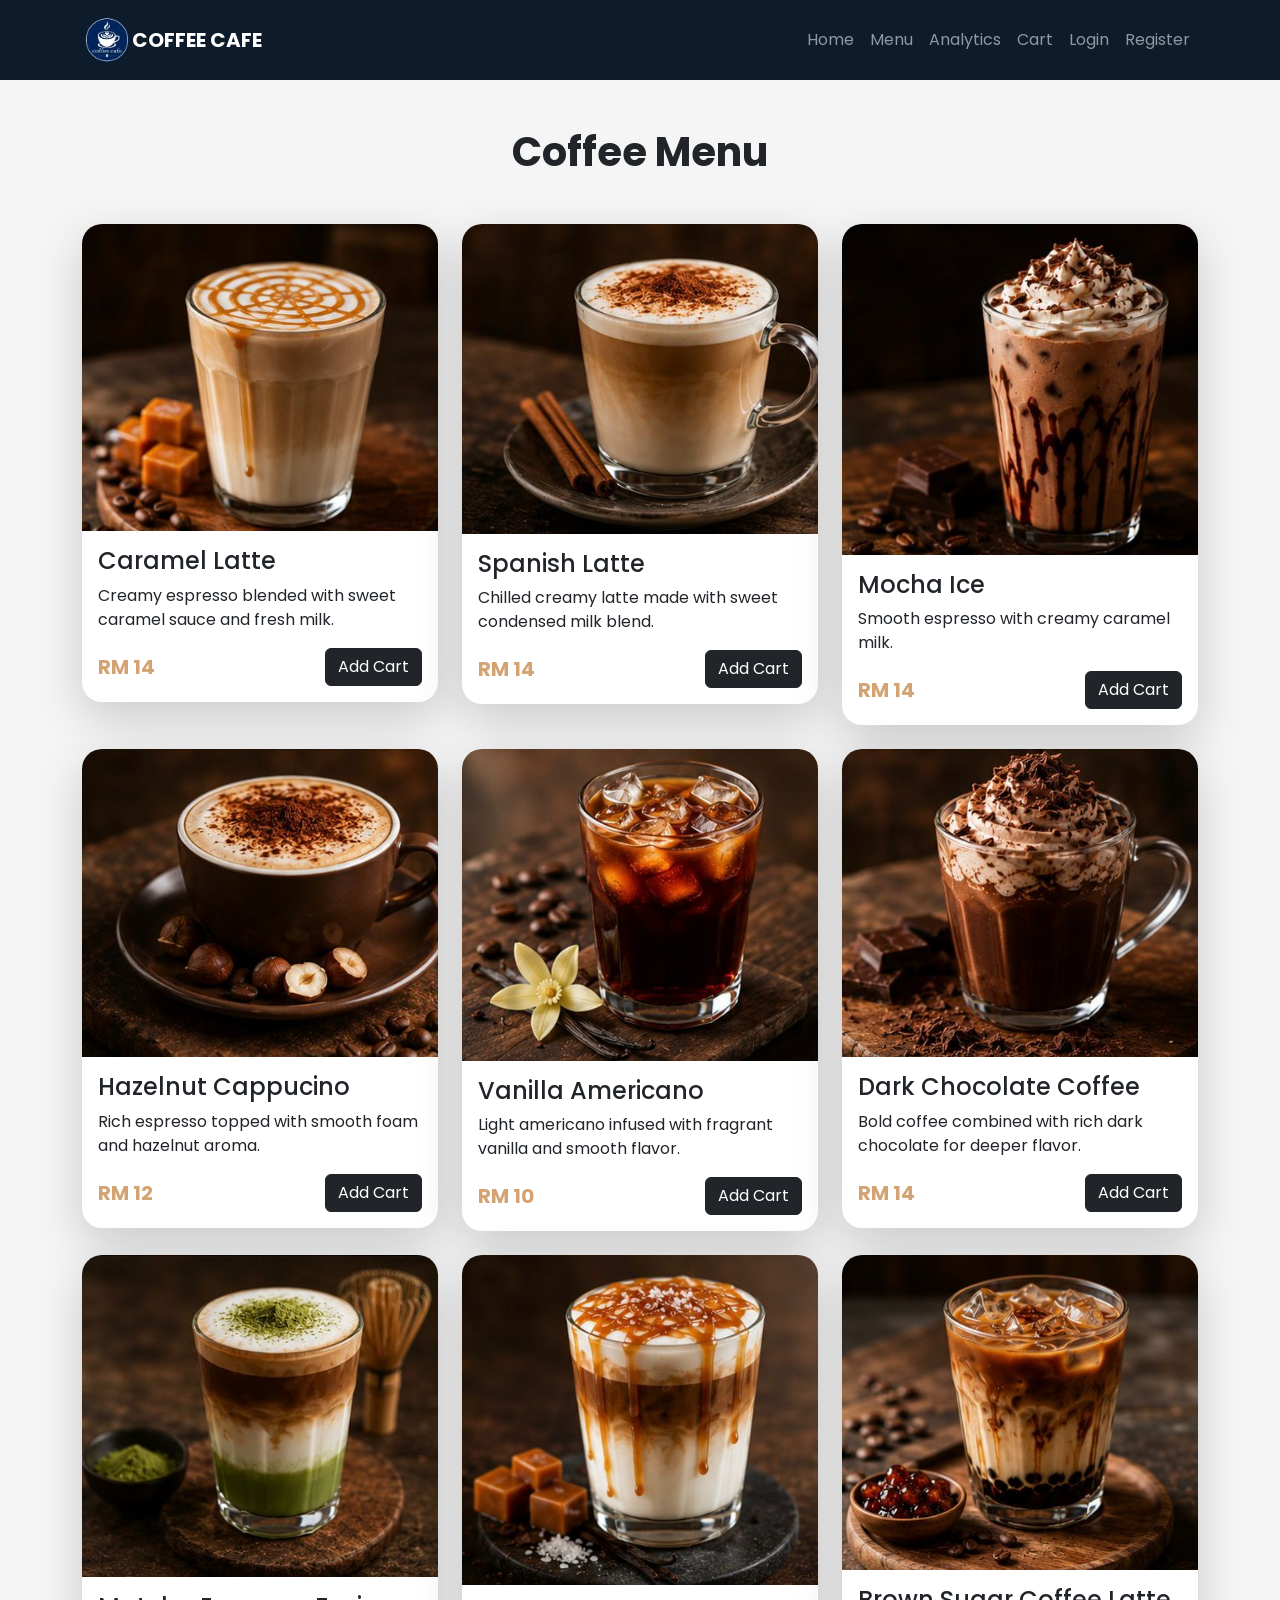
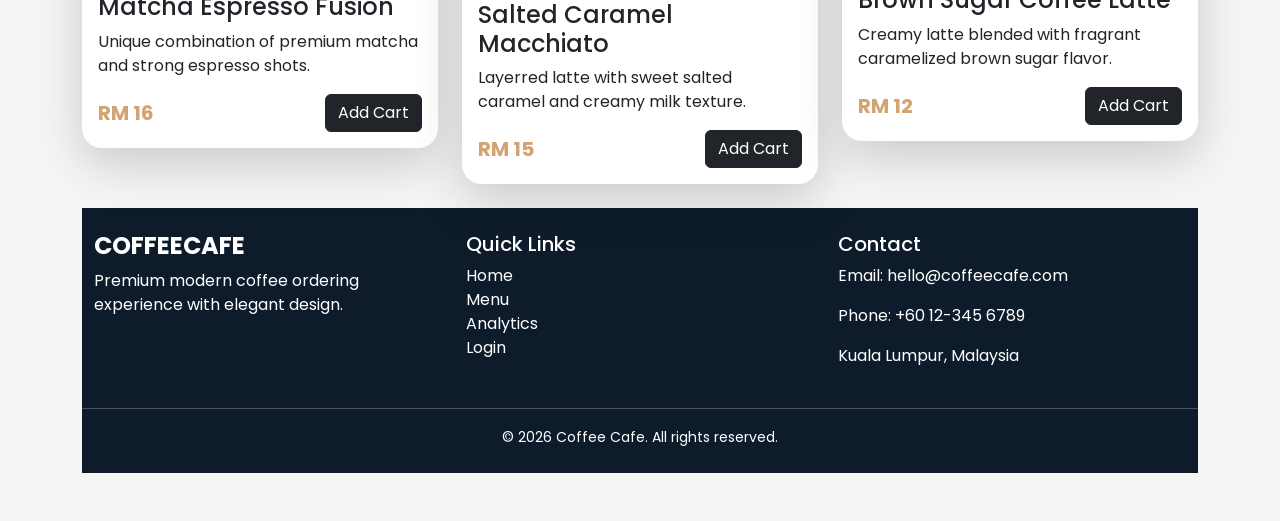
<file: menu.html>
<!DOCTYPE html>
<html>
<head>
    <title>Menu</title>

    <link href="https://cdn.jsdelivr.net/npm/bootstrap@5.3.3/dist/css/bootstrap.min.css" rel="stylesheet">
    <link rel="stylesheet" href="./style.css">
    <!-- Google Font -->
    <link href="https://fonts.googleapis.com/css2?family=Poppins:wght@300;400;500;600;700&display=swap" rel="stylesheet">
</head>
<body>

<div id="navbar"></div>

<div class="container py-5">

    <h1 class="mb-5 text-center fw-bold">
        Coffee Menu
    </h1>



    <div class="row g-4">

     <!-- PRODUCT 1 -->
            <div class="col-lg-4">
               <div class="card coffee-card border-0 shadow-lg">
                  <img src="./assets/caramellatte.jpeg" class="card-img-top">
                    <div class="card-body">
                        <h4>Caramel Latte</h4>
                        <p>
                            Creamy espresso blended with sweet caramel sauce and fresh milk.
                        </p>
                        <div class="d-flex justify-content-between align-items-center">
                            <span class="price">
                                RM 14
                            </span>
                             <button class="btn btn-dark" onclick="addToCart('Caramel Latte', 14)">Add Cart</button>
                        </div>
                    </div>
                </div>
            </div>

 <!-- PRODUCT 2 -->
            <div class="col-lg-4">
               <div class="card coffee-card border-0 shadow-lg">
                  <img src="./assets/spanishlatte.jpeg" class="card-img-top">
                    <div class="card-body">
                        <h4>Spanish Latte</h4>
                        <p>
                            Chilled creamy latte made with sweet condensed milk blend.
                        </p>
                        <div class="d-flex justify-content-between align-items-center">
                            <span class="price">
                                RM 14
                            </span>
                             <button class="btn btn-dark" onclick="addToCart('Spanish Latte', 14)">Add Cart</button>
                        </div>
                    </div>
                </div>
            </div>
        
 <!-- PRODUCT 3 -->
            <div class="col-lg-4">
               <div class="card coffee-card border-0 shadow-lg">
                  <img src="./assets/mochaice.jpeg" class="card-img-top">
                    <div class="card-body">
                        <h4>Mocha Ice</h4>
                        <p>
                            Smooth espresso with creamy caramel milk.
                        </p>
                        <div class="d-flex justify-content-between align-items-center">
                            <span class="price">
                                RM 14
                            </span>
                             <button class="btn btn-dark" onclick="addToCart('Mocha Ice', 14)">Add Cart</button>
                        </div>
                    </div>
                </div>
            </div>
    
             <!-- PRODUCT 4 -->
            <div class="col-lg-4">
               <div class="card coffee-card border-0 shadow-lg">
                  <img src="./assets/hazelnutcap.jpeg" class="card-img-top">
                    <div class="card-body">
                        <h4>Hazelnut Cappucino</h4>
                        <p>
                            Rich espresso topped with smooth foam and hazelnut aroma.
                        </p>
                        <div class="d-flex justify-content-between align-items-center">
                            <span class="price">
                                RM 12
                            </span>
                             <button class="btn btn-dark" onclick="addToCart('Hazelnut Cappucino', 12)">Add Cart</button>
                        </div>
                    </div>
                </div>
            </div>

 <!-- PRODUCT 5 -->
            <div class="col-lg-4">
               <div class="card coffee-card border-0 shadow-lg">
                  <img src="./assets/vanillaamer.jpeg" class="card-img-top">
                    <div class="card-body">
                        <h4>Vanilla Americano</h4>
                        <p>
                            Light americano infused with fragrant vanilla and smooth flavor.
                        </p>
                        <div class="d-flex justify-content-between align-items-center">
                            <span class="price">
                                RM 10
                            </span>
                             <button class="btn btn-dark" onclick="addToCart('Vanilla Americano', 10)">Add Cart</button>
                        </div>
                    </div>
                </div>
            </div>

             <!-- PRODUCT 6 -->
            <div class="col-lg-4">
               <div class="card coffee-card border-0 shadow-lg">
                  <img src="./assets/darkchococof.jpeg" class="card-img-top">
                    <div class="card-body">
                        <h4>Dark Chocolate Coffee</h4>
                        <p>
                            Bold coffee combined with rich dark chocolate for deeper flavor.
                        </p>
                        <div class="d-flex justify-content-between align-items-center">
                            <span class="price">
                                RM 14
                            </span>
                             <button class="btn btn-dark" onclick="addToCart('Dark Chocolate Coffee', 14)">Add Cart</button>
                        </div>
                    </div>
                </div>
            </div>

             <!-- PRODUCT 7 -->
            <div class="col-lg-4">
               <div class="card coffee-card border-0 shadow-lg">
                  <img src="./assets/matchaespresfus.jpeg" class="card-img-top">
                    <div class="card-body">
                        <h4>Matcha Espresso Fusion</h4>
                        <p>
                            Unique combination of premium matcha and strong espresso shots.
                        </p>
                        <div class="d-flex justify-content-between align-items-center">
                            <span class="price">
                                RM 16
                            </span>
                             <button class="btn btn-dark" onclick="addToCart('Matcha Espresso Fusion', 16)">Add Cart</button>
                        </div>
                    </div>
                </div>
            </div>

             <!-- PRODUCT 8 -->
            <div class="col-lg-4">
               <div class="card coffee-card border-0 shadow-lg">
                  <img src="./assets/saltedcarmacchi.jpeg" class="card-img-top">
                    <div class="card-body">
                        <h4>Salted Caramel Macchiato</h4>
                        <p>
                            Layerred latte with sweet salted caramel and creamy milk texture.
                        </p>
                        <div class="d-flex justify-content-between align-items-center">
                            <span class="price">
                                RM 15
                            </span>
                             <button class="btn btn-dark" onclick="addToCart('Salted Caramel Macchiato', 15)">Add Cart</button>
                        </div>
                    </div>
                </div>
            </div>
             <!-- PRODUCT 9 -->
            <div class="col-lg-4">
               <div class="card coffee-card border-0 shadow-lg">
                  <img src="./assets/brwnsugcofflatt.jpeg" class="card-img-top">
                    <div class="card-body">
                        <h4>Brown Sugar Coffee Latte</h4>
                        <p>
                           Creamy latte blended with fragrant caramelized brown sugar flavor.
                        </p>
                        <div class="d-flex justify-content-between align-items-center">
                            <span class="price">
                                RM 12
                            </span>
                             <button class="btn btn-dark" onclick="addToCart('Brown Sugar Coffee Latte', 12)">Add Cart</button>
                        </div>
                    </div>
                </div>
            </div>


            <div id="footer"></div>
<script src="https://cdn.jsdelivr.net/npm/bootstrap@5.3.3/dist/js/bootstrap.bundle.min.js"></script>
<script src="./app.js"></script>
</body>
</html>
</file>
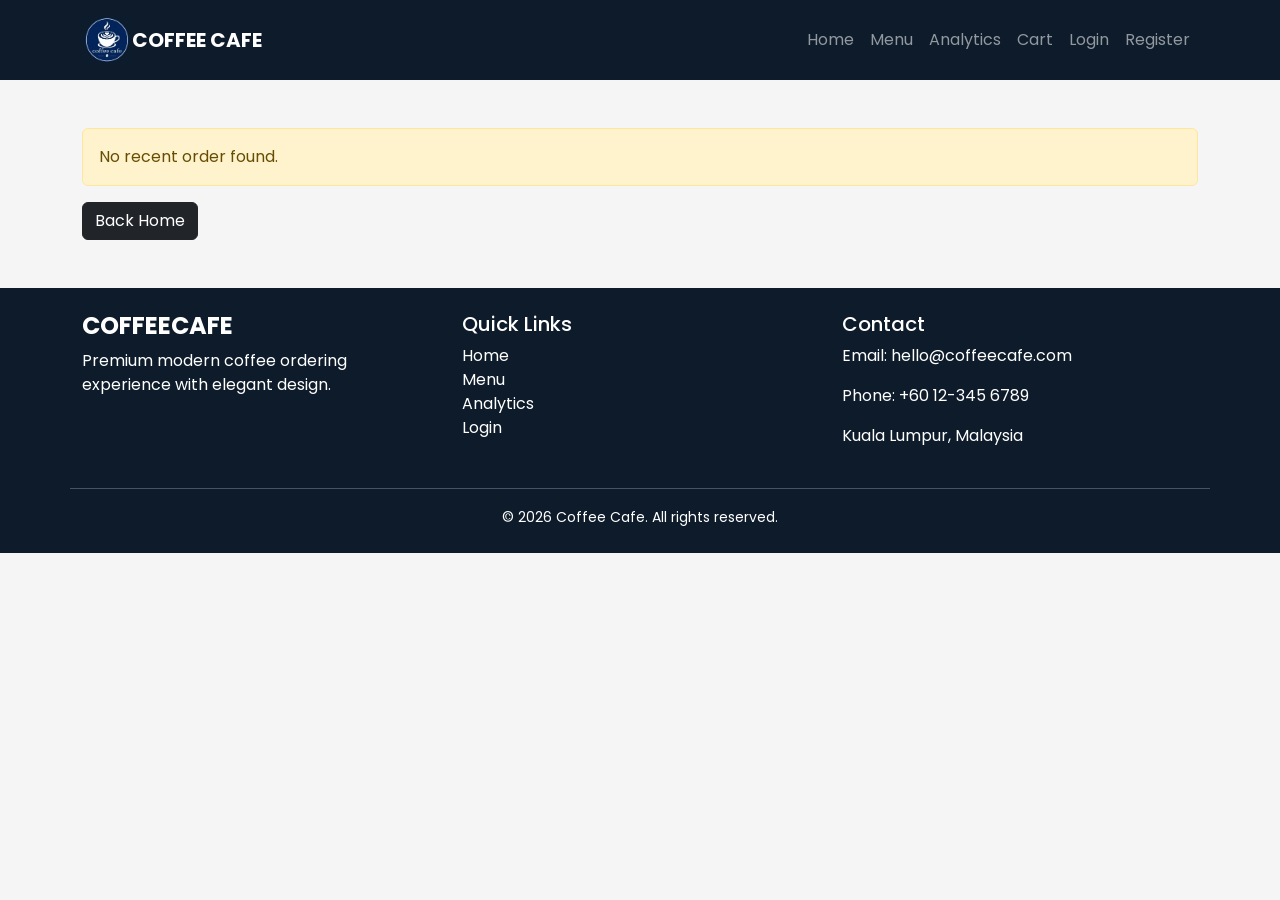
<file: receipt.html>
<!DOCTYPE html>
<html lang="en">
<head>
  <meta charset="UTF-8">
  <meta name="viewport" content="width=device-width, initial-scale=1.0">
  <title>Receipt</title>
  <link href="https://cdn.jsdelivr.net/npm/bootstrap@5.3.3/dist/css/bootstrap.min.css" rel="stylesheet">
  <link rel="stylesheet" href="./style.css">
  <link href="https://fonts.googleapis.com/css2?family=Poppins:wght@300;400;500;600;700&display=swap" rel="stylesheet">
  
</head>
<body>
<div id="navbar"></div>

<div class="container py-5" id="receiptContent"></div>

<div id="footer"></div>
<script src="https://cdn.jsdelivr.net/npm/bootstrap@5.3.3/dist/js/bootstrap.bundle.min.js"></script>
<script src="./app.js"></script>
<script>document.addEventListener("DOMContentLoaded", renderReceiptPage);</script>
</body>
</html>
</file>
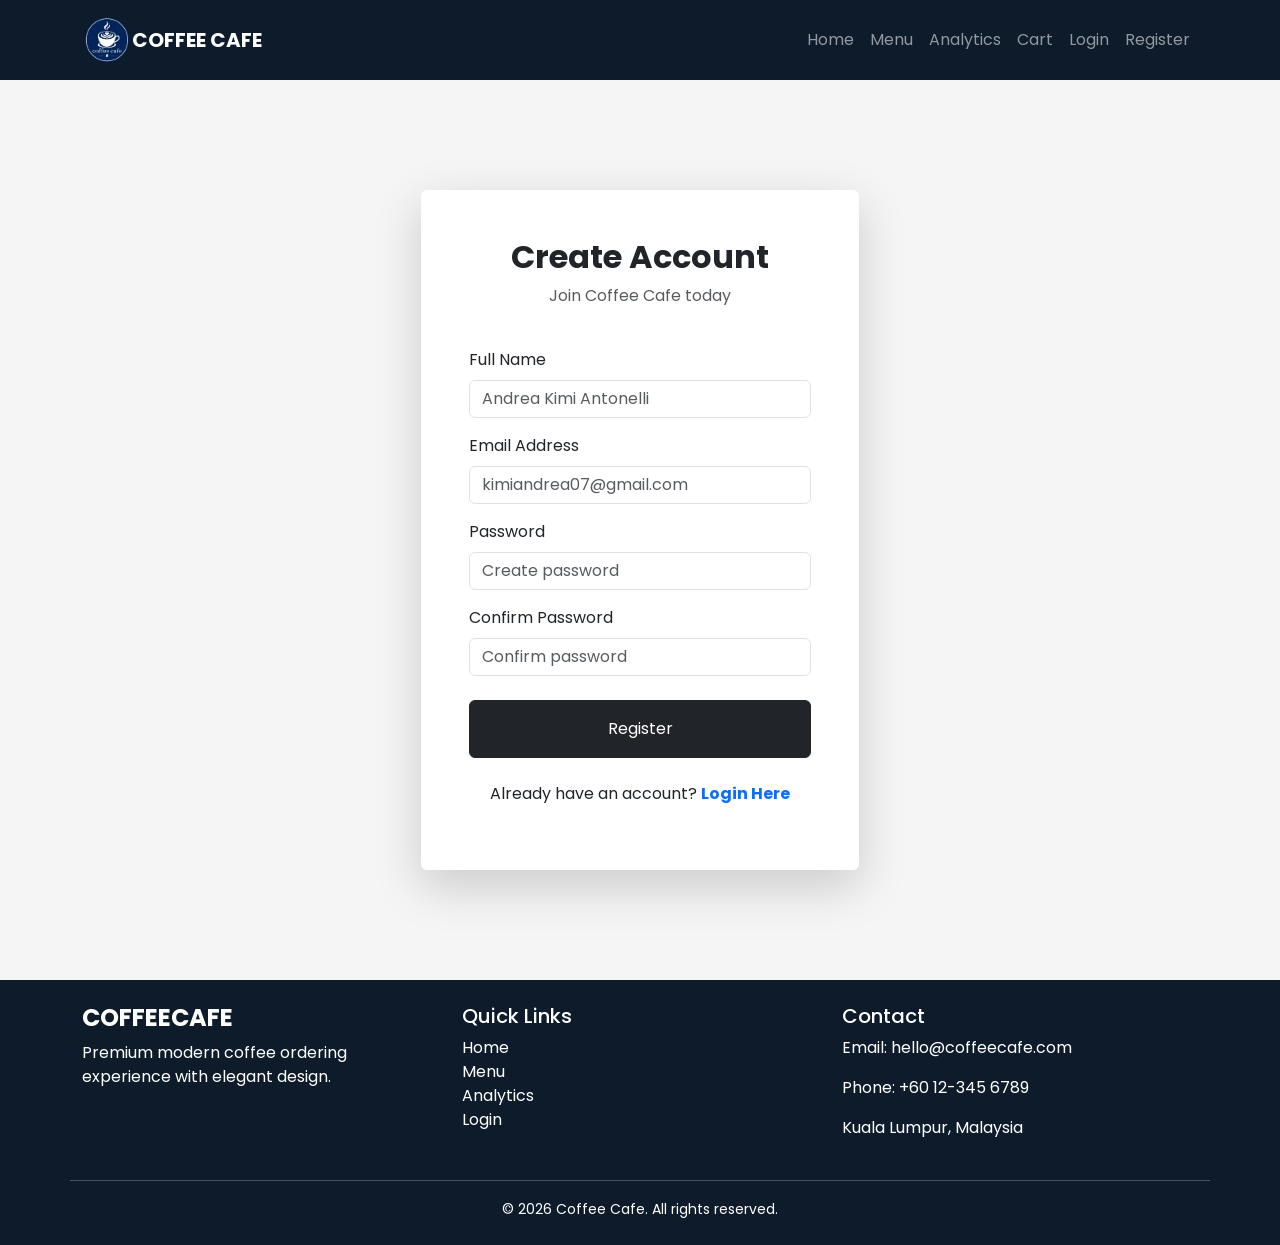
<file: register.html>
<!DOCTYPE html>
<html lang="en">
<head>
  <meta charset="UTF-8">
  <meta name="viewport" content="width=device-width, initial-scale=1.0">
  <title>Register - Coffee Cafe</title>
  <link href="https://cdn.jsdelivr.net/npm/bootstrap@5.3.3/dist/css/bootstrap.min.css" rel="stylesheet">
  <link rel="stylesheet" href="./style.css">
  <link href="https://fonts.googleapis.com/css2?family=Poppins:wght@300;400;500;600;700&display=swap" rel="stylesheet">
  
</head>
<body>
<div id="navbar"></div>

<div class="container vh-100 d-flex justify-content-center align-items-center">
  <div class="card register-card border-0 shadow-lg p-5">
    <div class="text-center mb-4">
      <h2 class="fw-bold">Create Account</h2>
      <p class="text-muted">Join Coffee Cafe today</p>
    </div>
    <div id="registerMessage"></div>
    <form onsubmit="registerUser(event)">
      <div class="mb-3">
        <label class="form-label">Full Name</label>
        <input type="text" name="name" class="form-control" placeholder="Andrea Kimi Antonelli" required>
      </div>
      <div class="mb-3">
        <label class="form-label">Email Address</label>
        <input type="email" name="email" class="form-control" placeholder="kimiandrea07@gmail.com" required>
      </div>
      <div class="mb-3">
        <label class="form-label">Password</label>
        <input type="password" name="password" class="form-control" placeholder="Create password" required>
      </div>
      <div class="mb-4">
        <label class="form-label">Confirm Password</label>
        <input type="password" name="confirm_password" class="form-control" placeholder="Confirm password" required>
      </div>
      <button class="btn btn-dark w-100 py-3">Register</button>
    </form>
    <div class="text-center mt-4">
      <p>Already have an account?
        <a href="./login.html" class="text-decoration-none fw-bold">Login Here</a>
      </p>
    </div>
  </div>
</div>

<div id="footer"></div>
<script src="https://cdn.jsdelivr.net/npm/bootstrap@5.3.3/dist/js/bootstrap.bundle.min.js"></script>
<script src="./app.js"></script>

</body>
</html>
</file>
<file: style.css>
body {
    background: #F5F5F5;
    font-family: 'Poppins', sans-serif;
    
}

.custom-nav {
    background: #0D1B2A;
    padding: 15px 0;
    
}

.hero-section {
    min-height: 90vh;
    background: linear-gradient(to right, #0D1B2A, #1B263B);
    
}

.heroin-section {
    min-height: 90vh;
    background: linear-gradient(to right, #0D1B2A, #1B263B);
    
}

.feature-card {
    background: white;
    border-radius: 20px;
    transition: 0.3s;
    box-shadow: 0 5px 20px rgba(0,0,0,0.1);
}

.feature-card:hover {
    transform: translateY(-10px);
}

.coffee-card {
    border-radius: 20px;
    overflow: hidden;
    transition: 0.3s;
}

.coffee-card:hover {
    transform: scale(1.03);
}

.price {
    font-size: 20px;
    font-weight: bold;
    color: #D4A373;
}

.stats-card {

    background: linear-gradient(to right, #0D1B2A, #1B263B);
    color: white;
    padding: 35px;
    border-radius: 25px;
    transition: 0.3s;
    box-shadow: 0 10px 30px rgba(0,0,0,0.15);

}

.stats-card:hover {

    transform: translateY(-8px);

}


.footer-section {
    background: #0D1B2A;
    color: white;
}

.footer-link {
    color: white;
    text-decoration: none;
}

.footer-link:hover {
    color: #D4A373;
}

.footer-section p,
.footer-section h4,
.footer-section h5,
.footer-section small {
    color: rgb(255, 255, 255);
}
</file>
